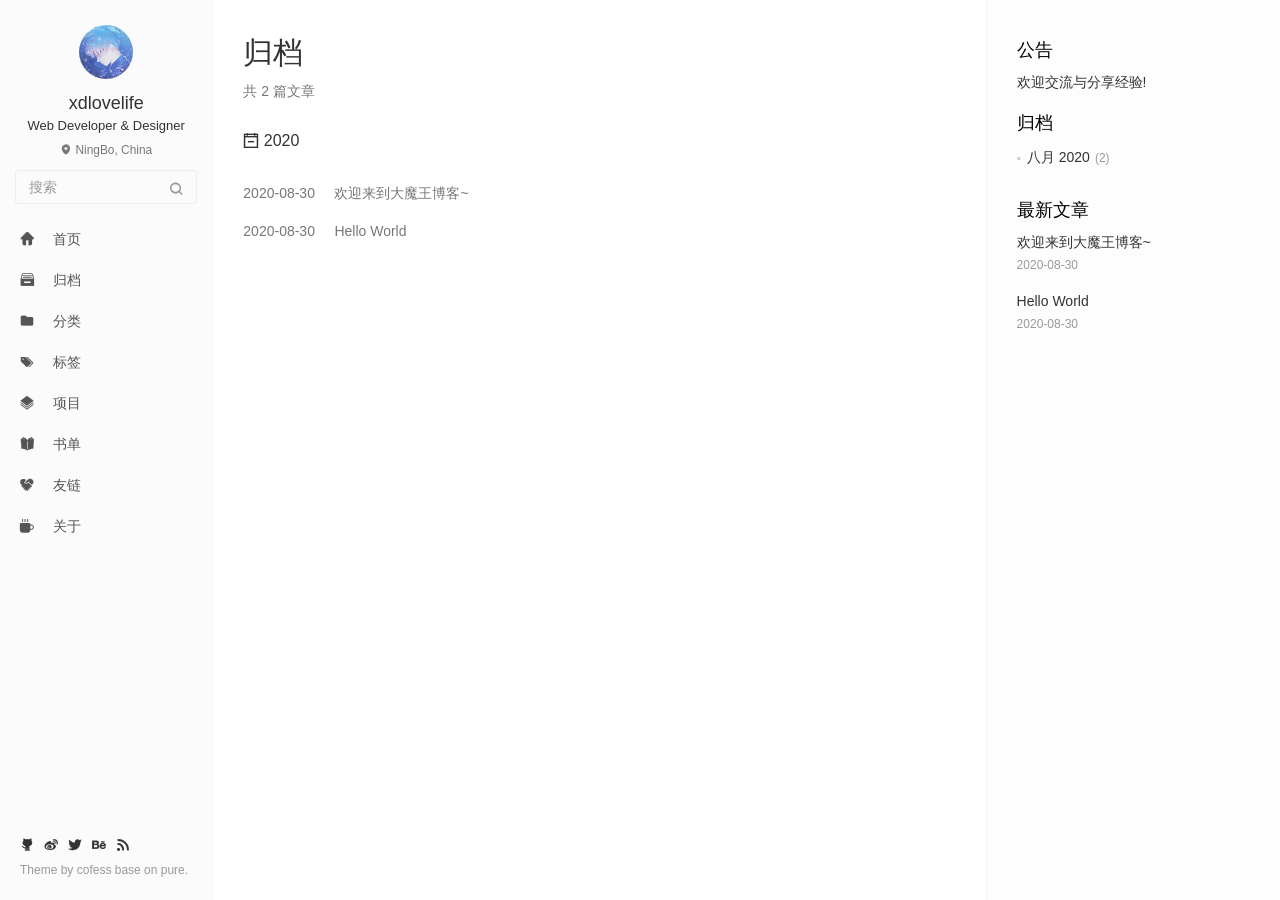
<file: archives/index.html>
<!DOCTYPE html><html lang="zh"><head><meta charset="utf-8"><meta http-equiv="X-UA-Compatible" content="IE=edge,chrome=1"><meta name="viewport" content="width=device-width,initial-scale=1,maximum-scale=1,minimum-scale=1,user-scalable=no,minimal-ui"><meta name="renderer" content="webkit"><meta http-equiv="Cache-Control" content="no-transform"><meta http-equiv="Cache-Control" content="no-siteapp"><meta name="apple-mobile-web-app-capable" content="yes"><meta name="apple-mobile-web-app-status-bar-style" content="black"><meta name="format-detection" content="telephone=no,email=no,adress=no"><meta name="theme-color" content="#000000"><meta http-equiv="window-target" content="_top"><title>归档 | 大魔王博客</title><meta name="description" content="欢迎来到我的博客"><meta property="og:type" content="website"><meta property="og:title" content="大魔王博客"><meta property="og:url" content="http://yoursite.com/archives/index.html"><meta property="og:site_name" content="大魔王博客"><meta property="og:description" content="欢迎来到我的博客"><meta property="og:locale" content="zh_CN"><meta property="article:author" content="xdlovelife"><meta name="twitter:card" content="summary"><link rel="canonical" href="http://yoursite.com/archives/index.html"><link rel="alternate" href="/atom.xml" title="大魔王博客" type="application/atom+xml"><link rel="icon" href="/favicon.png" type="image/x-icon"><link rel="stylesheet" href="/css/style.css"><meta name="generator" content="Hexo 5.1.1"></head><body class="main-center" itemscope itemtype="http://schema.org/WebPage"><header class="header" itemscope itemtype="http://schema.org/WPHeader"><div class="slimContent"><div class="navbar-header"><div class="profile-block text-center"><a id="avatar" href="https://github.com/xdlovelife" target="_blank"><img class="img-circle img-rotate" src="/images/avatar.png" width="200" height="200"></a><h2 id="name" class="hidden-xs hidden-sm">xdlovelife</h2><h3 id="title" class="hidden-xs hidden-sm hidden-md">Web Developer &amp; Designer</h3><small id="location" class="text-muted hidden-xs hidden-sm"><i class="icon icon-map-marker"></i> NingBo, China</small></div><div class="search" id="search-form-wrap"><form class="search-form sidebar-form"><div class="input-group"><input type="text" class="search-form-input form-control" placeholder="搜索"> <span class="input-group-btn"><button type="submit" class="search-form-submit btn btn-flat" onclick="return!1"><i class="icon icon-search"></i></button></span></div></form><div class="ins-search"><div class="ins-search-mask"></div><div class="ins-search-container"><div class="ins-input-wrapper"><input type="text" class="ins-search-input" placeholder="想要查找什么..." x-webkit-speech> <button type="button" class="close ins-close ins-selectable" data-dismiss="modal" aria-label="Close"><span aria-hidden="true">×</span></button></div><div class="ins-section-wrapper"><div class="ins-section-container"></div></div></div></div></div><button class="navbar-toggle collapsed" type="button" data-toggle="collapse" data-target="#main-navbar" aria-controls="main-navbar" aria-expanded="false"><span class="sr-only">Toggle navigation</span> <span class="icon-bar"></span> <span class="icon-bar"></span> <span class="icon-bar"></span></button></div><nav id="main-navbar" class="collapse navbar-collapse" itemscope itemtype="http://schema.org/SiteNavigationElement" role="navigation"><ul class="nav navbar-nav main-nav"><li class="menu-item menu-item-home"><a href="/."><i class="icon icon-home-fill"></i> <span class="menu-title">首页</span></a></li><li class="menu-item menu-item-archives"><a href="/archives"><i class="icon icon-archives-fill"></i> <span class="menu-title">归档</span></a></li><li class="menu-item menu-item-categories"><a href="/categories"><i class="icon icon-folder"></i> <span class="menu-title">分类</span></a></li><li class="menu-item menu-item-tags"><a href="/tags"><i class="icon icon-tags"></i> <span class="menu-title">标签</span></a></li><li class="menu-item menu-item-repository"><a href="/repository"><i class="icon icon-project"></i> <span class="menu-title">项目</span></a></li><li class="menu-item menu-item-books"><a href="/books"><i class="icon icon-book-fill"></i> <span class="menu-title">书单</span></a></li><li class="menu-item menu-item-links"><a href="/links"><i class="icon icon-friendship"></i> <span class="menu-title">友链</span></a></li><li class="menu-item menu-item-about"><a href="/about"><i class="icon icon-cup-fill"></i> <span class="menu-title">关于</span></a></li></ul><ul class="social-links"><li><a href="https://github.com/cofess" target="_blank" title="Github" data-toggle="tooltip" data-placement="top"><i class="icon icon-github"></i></a></li><li><a href="http://weibo.com/cofess" target="_blank" title="Weibo" data-toggle="tooltip" data-placement="top"><i class="icon icon-weibo"></i></a></li><li><a href="https://twitter.com/iwebued" target="_blank" title="Twitter" data-toggle="tooltip" data-placement="top"><i class="icon icon-twitter"></i></a></li><li><a href="https://www.behance.net/cofess" target="_blank" title="Behance" data-toggle="tooltip" data-placement="top"><i class="icon icon-behance"></i></a></li><li><a href="/atom.xml" target="_blank" title="Rss" data-toggle="tooltip" data-placement="top"><i class="icon icon-rss"></i></a></li></ul></nav></div></header><aside class="sidebar" itemscope itemtype="http://schema.org/WPSideBar"><div class="slimContent"><div class="widget"><h3 class="widget-title">公告</h3><div class="widget-body"><div id="board"><div class="content"><p>欢迎交流与分享经验!</p></div></div></div></div><div class="widget"><h3 class="widget-title">归档</h3><div class="widget-body"><ul class="archive-list"><li class="archive-list-item"><a class="archive-list-link" href="/archives/2020/08/">八月 2020</a><span class="archive-list-count">2</span></li></ul></div></div><div class="widget"><h3 class="widget-title">最新文章</h3><div class="widget-body"><ul class="recent-post-list list-unstyled no-thumbnail"><li><div class="item-inner"><p class="item-category"></p><p class="item-title"><a href="/%E6%AC%A2%E8%BF%8E%E6%9D%A5%E5%88%B0%E5%A4%A7%E9%AD%94%E7%8E%8B%E5%8D%9A%E5%AE%A2.html" class="title">欢迎来到大魔王博客~</a></p><p class="item-date"><time datetime="2020-08-30T13:00:43.000Z" itemprop="datePublished">2020-08-30</time></p></div></li><li><div class="item-inner"><p class="item-category"></p><p class="item-title"><a href="/hello-world.html" class="title">Hello World</a></p><p class="item-date"><time datetime="2020-08-30T12:48:05.494Z" itemprop="datePublished">2020-08-30</time></p></div></li></ul></div></div></div></aside><main class="main" role="main"><article class="content article article-archives article-type-list" itemscope><header class="article-header"><h1 itemprop="title">归档</h1><p class="text-muted">共 2 篇文章</p></header><div class="article-body"><section class="panel panel-default b-no"><div class="panel-heading" role="tab"><h3 class="panel-title"><a data-toggle="collapse" href="#collapse2020" aria-expanded="true"><i class="icon icon-calendar-plus text-active"></i><i class="icon icon-calendar-minus text"></i> 2020</a></h3></div><div id="collapse2020" class="panel-collapse collapse in" role="tabpanel" aria-labelledby="heading2020"><div class="panel-body"><div class="collection"><a href="/%E6%AC%A2%E8%BF%8E%E6%9D%A5%E5%88%B0%E5%A4%A7%E9%AD%94%E7%8E%8B%E5%8D%9A%E5%AE%A2.html" class="collection-item" target="_blank" itemprop="url"><time datetime="2020-08-30T13:00:43.000Z" itemprop="datePublished">2020-08-30</time> <span>&nbsp;&nbsp;&nbsp;</span> 欢迎来到大魔王博客~ </a><a href="/hello-world.html" class="collection-item" target="_blank" itemprop="url"><time datetime="2020-08-30T12:48:05.494Z" itemprop="datePublished">2020-08-30</time> <span>&nbsp;&nbsp;&nbsp;</span> Hello World</a></div></div></div></section></div></article></main><footer class="footer" itemscope itemtype="http://schema.org/WPFooter"><ul class="social-links"><li><a href="https://github.com/cofess" target="_blank" title="Github" data-toggle="tooltip" data-placement="top"><i class="icon icon-github"></i></a></li><li><a href="http://weibo.com/cofess" target="_blank" title="Weibo" data-toggle="tooltip" data-placement="top"><i class="icon icon-weibo"></i></a></li><li><a href="https://twitter.com/iwebued" target="_blank" title="Twitter" data-toggle="tooltip" data-placement="top"><i class="icon icon-twitter"></i></a></li><li><a href="https://www.behance.net/cofess" target="_blank" title="Behance" data-toggle="tooltip" data-placement="top"><i class="icon icon-behance"></i></a></li><li><a href="/atom.xml" target="_blank" title="Rss" data-toggle="tooltip" data-placement="top"><i class="icon icon-rss"></i></a></li></ul><div class="copyright"><div class="publishby">Theme by <a href="https://github.com/cofess" target="_blank">cofess </a>base on <a href="https://github.com/cofess/hexo-theme-pure" target="_blank">pure</a>.</div></div></footer><script src="//cdn.jsdelivr.net/npm/jquery@1.12.4/dist/jquery.min.js"></script><script>window.jQuery||document.write('<script src="js/jquery.min.js"><\/script>')</script><script src="/js/plugin.min.js"></script><script src="/js/application.js"></script><script>window.INSIGHT_CONFIG={TRANSLATION:{POSTS:"文章",PAGES:"页面",CATEGORIES:"分类",TAGS:"标签",UNTITLED:"(未命名)"},ROOT_URL:"/",CONTENT_URL:"/content.json"}</script><script src="/js/insight.js"></script></body></html>
</file>
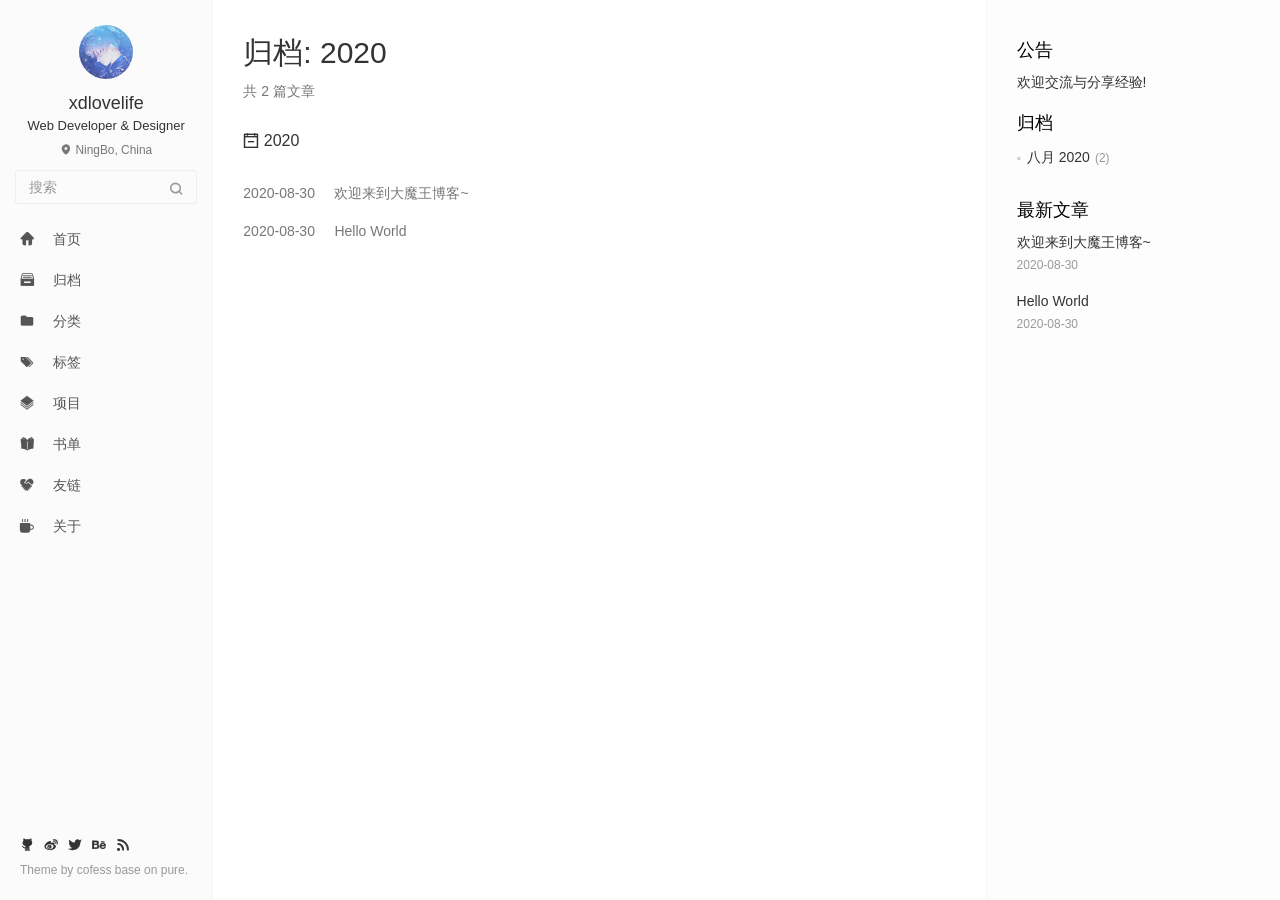
<file: archives/2020/index.html>
<!DOCTYPE html><html lang="zh"><head><meta charset="utf-8"><meta http-equiv="X-UA-Compatible" content="IE=edge,chrome=1"><meta name="viewport" content="width=device-width,initial-scale=1,maximum-scale=1,minimum-scale=1,user-scalable=no,minimal-ui"><meta name="renderer" content="webkit"><meta http-equiv="Cache-Control" content="no-transform"><meta http-equiv="Cache-Control" content="no-siteapp"><meta name="apple-mobile-web-app-capable" content="yes"><meta name="apple-mobile-web-app-status-bar-style" content="black"><meta name="format-detection" content="telephone=no,email=no,adress=no"><meta name="theme-color" content="#000000"><meta http-equiv="window-target" content="_top"><title>归档: 2020 | 大魔王博客</title><meta name="description" content="欢迎来到我的博客"><meta property="og:type" content="website"><meta property="og:title" content="大魔王博客"><meta property="og:url" content="http://yoursite.com/archives/2020/index.html"><meta property="og:site_name" content="大魔王博客"><meta property="og:description" content="欢迎来到我的博客"><meta property="og:locale" content="zh_CN"><meta property="article:author" content="xdlovelife"><meta name="twitter:card" content="summary"><link rel="canonical" href="http://yoursite.com/archives/2020/index.html"><link rel="alternate" href="/atom.xml" title="大魔王博客" type="application/atom+xml"><link rel="icon" href="/favicon.png" type="image/x-icon"><link rel="stylesheet" href="/css/style.css"><meta name="generator" content="Hexo 5.1.1"></head><body class="main-center" itemscope itemtype="http://schema.org/WebPage"><header class="header" itemscope itemtype="http://schema.org/WPHeader"><div class="slimContent"><div class="navbar-header"><div class="profile-block text-center"><a id="avatar" href="https://github.com/xdlovelife" target="_blank"><img class="img-circle img-rotate" src="/images/avatar.png" width="200" height="200"></a><h2 id="name" class="hidden-xs hidden-sm">xdlovelife</h2><h3 id="title" class="hidden-xs hidden-sm hidden-md">Web Developer &amp; Designer</h3><small id="location" class="text-muted hidden-xs hidden-sm"><i class="icon icon-map-marker"></i> NingBo, China</small></div><div class="search" id="search-form-wrap"><form class="search-form sidebar-form"><div class="input-group"><input type="text" class="search-form-input form-control" placeholder="搜索"> <span class="input-group-btn"><button type="submit" class="search-form-submit btn btn-flat" onclick="return!1"><i class="icon icon-search"></i></button></span></div></form><div class="ins-search"><div class="ins-search-mask"></div><div class="ins-search-container"><div class="ins-input-wrapper"><input type="text" class="ins-search-input" placeholder="想要查找什么..." x-webkit-speech> <button type="button" class="close ins-close ins-selectable" data-dismiss="modal" aria-label="Close"><span aria-hidden="true">×</span></button></div><div class="ins-section-wrapper"><div class="ins-section-container"></div></div></div></div></div><button class="navbar-toggle collapsed" type="button" data-toggle="collapse" data-target="#main-navbar" aria-controls="main-navbar" aria-expanded="false"><span class="sr-only">Toggle navigation</span> <span class="icon-bar"></span> <span class="icon-bar"></span> <span class="icon-bar"></span></button></div><nav id="main-navbar" class="collapse navbar-collapse" itemscope itemtype="http://schema.org/SiteNavigationElement" role="navigation"><ul class="nav navbar-nav main-nav"><li class="menu-item menu-item-home"><a href="/."><i class="icon icon-home-fill"></i> <span class="menu-title">首页</span></a></li><li class="menu-item menu-item-archives"><a href="/archives"><i class="icon icon-archives-fill"></i> <span class="menu-title">归档</span></a></li><li class="menu-item menu-item-categories"><a href="/categories"><i class="icon icon-folder"></i> <span class="menu-title">分类</span></a></li><li class="menu-item menu-item-tags"><a href="/tags"><i class="icon icon-tags"></i> <span class="menu-title">标签</span></a></li><li class="menu-item menu-item-repository"><a href="/repository"><i class="icon icon-project"></i> <span class="menu-title">项目</span></a></li><li class="menu-item menu-item-books"><a href="/books"><i class="icon icon-book-fill"></i> <span class="menu-title">书单</span></a></li><li class="menu-item menu-item-links"><a href="/links"><i class="icon icon-friendship"></i> <span class="menu-title">友链</span></a></li><li class="menu-item menu-item-about"><a href="/about"><i class="icon icon-cup-fill"></i> <span class="menu-title">关于</span></a></li></ul><ul class="social-links"><li><a href="https://github.com/cofess" target="_blank" title="Github" data-toggle="tooltip" data-placement="top"><i class="icon icon-github"></i></a></li><li><a href="http://weibo.com/cofess" target="_blank" title="Weibo" data-toggle="tooltip" data-placement="top"><i class="icon icon-weibo"></i></a></li><li><a href="https://twitter.com/iwebued" target="_blank" title="Twitter" data-toggle="tooltip" data-placement="top"><i class="icon icon-twitter"></i></a></li><li><a href="https://www.behance.net/cofess" target="_blank" title="Behance" data-toggle="tooltip" data-placement="top"><i class="icon icon-behance"></i></a></li><li><a href="/atom.xml" target="_blank" title="Rss" data-toggle="tooltip" data-placement="top"><i class="icon icon-rss"></i></a></li></ul></nav></div></header><aside class="sidebar" itemscope itemtype="http://schema.org/WPSideBar"><div class="slimContent"><div class="widget"><h3 class="widget-title">公告</h3><div class="widget-body"><div id="board"><div class="content"><p>欢迎交流与分享经验!</p></div></div></div></div><div class="widget"><h3 class="widget-title">归档</h3><div class="widget-body"><ul class="archive-list"><li class="archive-list-item"><a class="archive-list-link" href="/archives/2020/08/">八月 2020</a><span class="archive-list-count">2</span></li></ul></div></div><div class="widget"><h3 class="widget-title">最新文章</h3><div class="widget-body"><ul class="recent-post-list list-unstyled no-thumbnail"><li><div class="item-inner"><p class="item-category"></p><p class="item-title"><a href="/%E6%AC%A2%E8%BF%8E%E6%9D%A5%E5%88%B0%E5%A4%A7%E9%AD%94%E7%8E%8B%E5%8D%9A%E5%AE%A2.html" class="title">欢迎来到大魔王博客~</a></p><p class="item-date"><time datetime="2020-08-30T13:00:43.000Z" itemprop="datePublished">2020-08-30</time></p></div></li><li><div class="item-inner"><p class="item-category"></p><p class="item-title"><a href="/hello-world.html" class="title">Hello World</a></p><p class="item-date"><time datetime="2020-08-30T12:48:05.494Z" itemprop="datePublished">2020-08-30</time></p></div></li></ul></div></div></div></aside><main class="main" role="main"><article class="content article article-archives article-type-list" itemscope><header class="article-header"><h1 itemprop="title">归档: 2020</h1><p class="text-muted">共 2 篇文章</p></header><div class="article-body"><section class="panel panel-default b-no"><div class="panel-heading" role="tab"><h3 class="panel-title"><a data-toggle="collapse" href="#collapse2020" aria-expanded="true"><i class="icon icon-calendar-plus text-active"></i><i class="icon icon-calendar-minus text"></i> 2020</a></h3></div><div id="collapse2020" class="panel-collapse collapse in" role="tabpanel" aria-labelledby="heading2020"><div class="panel-body"><div class="collection"><a href="/%E6%AC%A2%E8%BF%8E%E6%9D%A5%E5%88%B0%E5%A4%A7%E9%AD%94%E7%8E%8B%E5%8D%9A%E5%AE%A2.html" class="collection-item" target="_blank" itemprop="url"><time datetime="2020-08-30T13:00:43.000Z" itemprop="datePublished">2020-08-30</time> <span>&nbsp;&nbsp;&nbsp;</span> 欢迎来到大魔王博客~ </a><a href="/hello-world.html" class="collection-item" target="_blank" itemprop="url"><time datetime="2020-08-30T12:48:05.494Z" itemprop="datePublished">2020-08-30</time> <span>&nbsp;&nbsp;&nbsp;</span> Hello World</a></div></div></div></section></div></article></main><footer class="footer" itemscope itemtype="http://schema.org/WPFooter"><ul class="social-links"><li><a href="https://github.com/cofess" target="_blank" title="Github" data-toggle="tooltip" data-placement="top"><i class="icon icon-github"></i></a></li><li><a href="http://weibo.com/cofess" target="_blank" title="Weibo" data-toggle="tooltip" data-placement="top"><i class="icon icon-weibo"></i></a></li><li><a href="https://twitter.com/iwebued" target="_blank" title="Twitter" data-toggle="tooltip" data-placement="top"><i class="icon icon-twitter"></i></a></li><li><a href="https://www.behance.net/cofess" target="_blank" title="Behance" data-toggle="tooltip" data-placement="top"><i class="icon icon-behance"></i></a></li><li><a href="/atom.xml" target="_blank" title="Rss" data-toggle="tooltip" data-placement="top"><i class="icon icon-rss"></i></a></li></ul><div class="copyright"><div class="publishby">Theme by <a href="https://github.com/cofess" target="_blank">cofess </a>base on <a href="https://github.com/cofess/hexo-theme-pure" target="_blank">pure</a>.</div></div></footer><script src="//cdn.jsdelivr.net/npm/jquery@1.12.4/dist/jquery.min.js"></script><script>window.jQuery||document.write('<script src="js/jquery.min.js"><\/script>')</script><script src="/js/plugin.min.js"></script><script src="/js/application.js"></script><script>window.INSIGHT_CONFIG={TRANSLATION:{POSTS:"文章",PAGES:"页面",CATEGORIES:"分类",TAGS:"标签",UNTITLED:"(未命名)"},ROOT_URL:"/",CONTENT_URL:"/content.json"}</script><script src="/js/insight.js"></script></body></html>
</file>
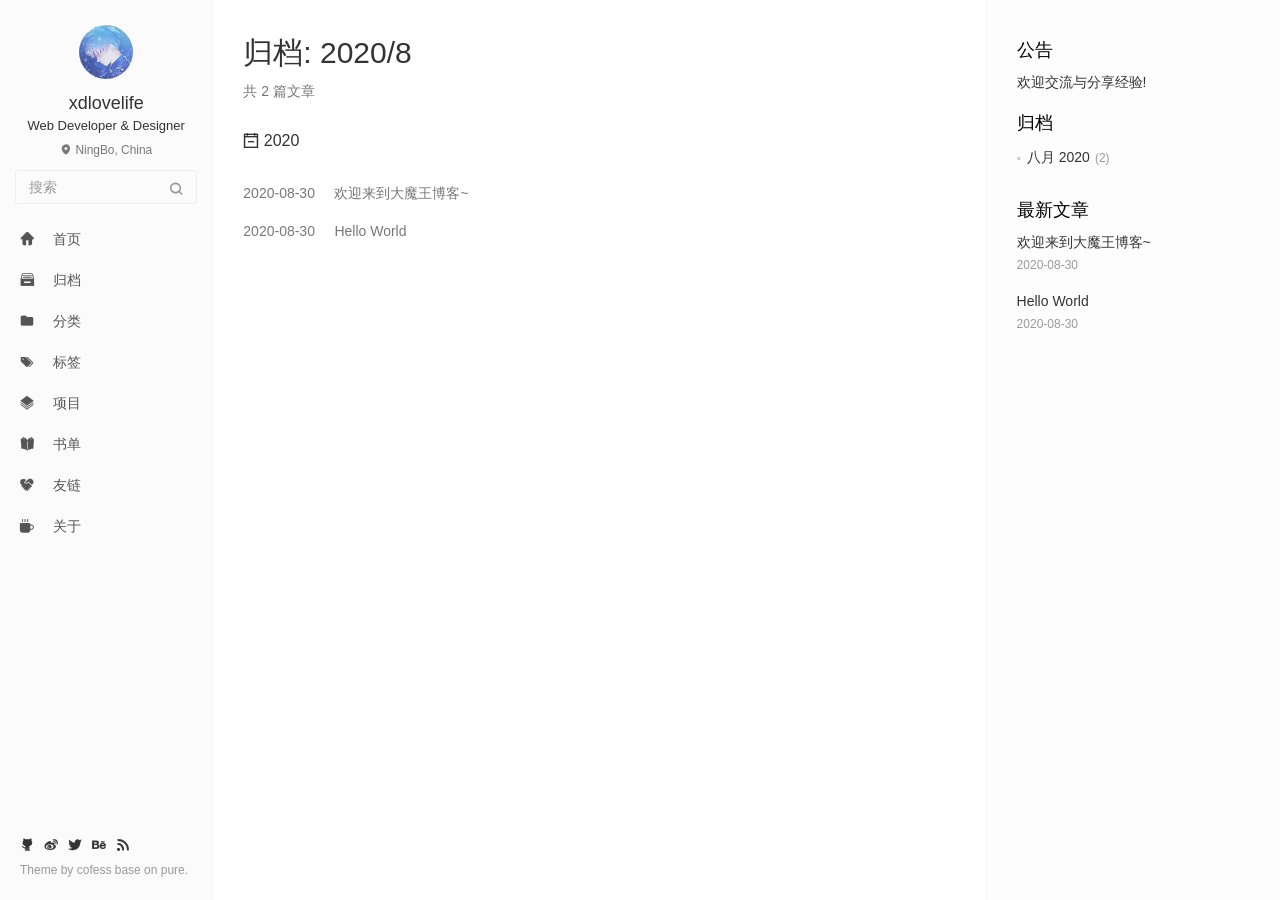
<file: archives/2020/08/index.html>
<!DOCTYPE html><html lang="zh"><head><meta charset="utf-8"><meta http-equiv="X-UA-Compatible" content="IE=edge,chrome=1"><meta name="viewport" content="width=device-width,initial-scale=1,maximum-scale=1,minimum-scale=1,user-scalable=no,minimal-ui"><meta name="renderer" content="webkit"><meta http-equiv="Cache-Control" content="no-transform"><meta http-equiv="Cache-Control" content="no-siteapp"><meta name="apple-mobile-web-app-capable" content="yes"><meta name="apple-mobile-web-app-status-bar-style" content="black"><meta name="format-detection" content="telephone=no,email=no,adress=no"><meta name="theme-color" content="#000000"><meta http-equiv="window-target" content="_top"><title>归档: 2020/8 | 大魔王博客</title><meta name="description" content="欢迎来到我的博客"><meta property="og:type" content="website"><meta property="og:title" content="大魔王博客"><meta property="og:url" content="http://yoursite.com/archives/2020/08/index.html"><meta property="og:site_name" content="大魔王博客"><meta property="og:description" content="欢迎来到我的博客"><meta property="og:locale" content="zh_CN"><meta property="article:author" content="xdlovelife"><meta name="twitter:card" content="summary"><link rel="canonical" href="http://yoursite.com/archives/2020/08/index.html"><link rel="alternate" href="/atom.xml" title="大魔王博客" type="application/atom+xml"><link rel="icon" href="/favicon.png" type="image/x-icon"><link rel="stylesheet" href="/css/style.css"><meta name="generator" content="Hexo 5.1.1"></head><body class="main-center" itemscope itemtype="http://schema.org/WebPage"><header class="header" itemscope itemtype="http://schema.org/WPHeader"><div class="slimContent"><div class="navbar-header"><div class="profile-block text-center"><a id="avatar" href="https://github.com/xdlovelife" target="_blank"><img class="img-circle img-rotate" src="/images/avatar.png" width="200" height="200"></a><h2 id="name" class="hidden-xs hidden-sm">xdlovelife</h2><h3 id="title" class="hidden-xs hidden-sm hidden-md">Web Developer &amp; Designer</h3><small id="location" class="text-muted hidden-xs hidden-sm"><i class="icon icon-map-marker"></i> NingBo, China</small></div><div class="search" id="search-form-wrap"><form class="search-form sidebar-form"><div class="input-group"><input type="text" class="search-form-input form-control" placeholder="搜索"> <span class="input-group-btn"><button type="submit" class="search-form-submit btn btn-flat" onclick="return!1"><i class="icon icon-search"></i></button></span></div></form><div class="ins-search"><div class="ins-search-mask"></div><div class="ins-search-container"><div class="ins-input-wrapper"><input type="text" class="ins-search-input" placeholder="想要查找什么..." x-webkit-speech> <button type="button" class="close ins-close ins-selectable" data-dismiss="modal" aria-label="Close"><span aria-hidden="true">×</span></button></div><div class="ins-section-wrapper"><div class="ins-section-container"></div></div></div></div></div><button class="navbar-toggle collapsed" type="button" data-toggle="collapse" data-target="#main-navbar" aria-controls="main-navbar" aria-expanded="false"><span class="sr-only">Toggle navigation</span> <span class="icon-bar"></span> <span class="icon-bar"></span> <span class="icon-bar"></span></button></div><nav id="main-navbar" class="collapse navbar-collapse" itemscope itemtype="http://schema.org/SiteNavigationElement" role="navigation"><ul class="nav navbar-nav main-nav"><li class="menu-item menu-item-home"><a href="/."><i class="icon icon-home-fill"></i> <span class="menu-title">首页</span></a></li><li class="menu-item menu-item-archives"><a href="/archives"><i class="icon icon-archives-fill"></i> <span class="menu-title">归档</span></a></li><li class="menu-item menu-item-categories"><a href="/categories"><i class="icon icon-folder"></i> <span class="menu-title">分类</span></a></li><li class="menu-item menu-item-tags"><a href="/tags"><i class="icon icon-tags"></i> <span class="menu-title">标签</span></a></li><li class="menu-item menu-item-repository"><a href="/repository"><i class="icon icon-project"></i> <span class="menu-title">项目</span></a></li><li class="menu-item menu-item-books"><a href="/books"><i class="icon icon-book-fill"></i> <span class="menu-title">书单</span></a></li><li class="menu-item menu-item-links"><a href="/links"><i class="icon icon-friendship"></i> <span class="menu-title">友链</span></a></li><li class="menu-item menu-item-about"><a href="/about"><i class="icon icon-cup-fill"></i> <span class="menu-title">关于</span></a></li></ul><ul class="social-links"><li><a href="https://github.com/cofess" target="_blank" title="Github" data-toggle="tooltip" data-placement="top"><i class="icon icon-github"></i></a></li><li><a href="http://weibo.com/cofess" target="_blank" title="Weibo" data-toggle="tooltip" data-placement="top"><i class="icon icon-weibo"></i></a></li><li><a href="https://twitter.com/iwebued" target="_blank" title="Twitter" data-toggle="tooltip" data-placement="top"><i class="icon icon-twitter"></i></a></li><li><a href="https://www.behance.net/cofess" target="_blank" title="Behance" data-toggle="tooltip" data-placement="top"><i class="icon icon-behance"></i></a></li><li><a href="/atom.xml" target="_blank" title="Rss" data-toggle="tooltip" data-placement="top"><i class="icon icon-rss"></i></a></li></ul></nav></div></header><aside class="sidebar" itemscope itemtype="http://schema.org/WPSideBar"><div class="slimContent"><div class="widget"><h3 class="widget-title">公告</h3><div class="widget-body"><div id="board"><div class="content"><p>欢迎交流与分享经验!</p></div></div></div></div><div class="widget"><h3 class="widget-title">归档</h3><div class="widget-body"><ul class="archive-list"><li class="archive-list-item"><a class="archive-list-link" href="/archives/2020/08/">八月 2020</a><span class="archive-list-count">2</span></li></ul></div></div><div class="widget"><h3 class="widget-title">最新文章</h3><div class="widget-body"><ul class="recent-post-list list-unstyled no-thumbnail"><li><div class="item-inner"><p class="item-category"></p><p class="item-title"><a href="/%E6%AC%A2%E8%BF%8E%E6%9D%A5%E5%88%B0%E5%A4%A7%E9%AD%94%E7%8E%8B%E5%8D%9A%E5%AE%A2.html" class="title">欢迎来到大魔王博客~</a></p><p class="item-date"><time datetime="2020-08-30T13:00:43.000Z" itemprop="datePublished">2020-08-30</time></p></div></li><li><div class="item-inner"><p class="item-category"></p><p class="item-title"><a href="/hello-world.html" class="title">Hello World</a></p><p class="item-date"><time datetime="2020-08-30T12:48:05.494Z" itemprop="datePublished">2020-08-30</time></p></div></li></ul></div></div></div></aside><main class="main" role="main"><article class="content article article-archives article-type-list" itemscope><header class="article-header"><h1 itemprop="title">归档: 2020/8</h1><p class="text-muted">共 2 篇文章</p></header><div class="article-body"><section class="panel panel-default b-no"><div class="panel-heading" role="tab"><h3 class="panel-title"><a data-toggle="collapse" href="#collapse2020" aria-expanded="true"><i class="icon icon-calendar-plus text-active"></i><i class="icon icon-calendar-minus text"></i> 2020</a></h3></div><div id="collapse2020" class="panel-collapse collapse in" role="tabpanel" aria-labelledby="heading2020"><div class="panel-body"><div class="collection"><a href="/%E6%AC%A2%E8%BF%8E%E6%9D%A5%E5%88%B0%E5%A4%A7%E9%AD%94%E7%8E%8B%E5%8D%9A%E5%AE%A2.html" class="collection-item" target="_blank" itemprop="url"><time datetime="2020-08-30T13:00:43.000Z" itemprop="datePublished">2020-08-30</time> <span>&nbsp;&nbsp;&nbsp;</span> 欢迎来到大魔王博客~ </a><a href="/hello-world.html" class="collection-item" target="_blank" itemprop="url"><time datetime="2020-08-30T12:48:05.494Z" itemprop="datePublished">2020-08-30</time> <span>&nbsp;&nbsp;&nbsp;</span> Hello World</a></div></div></div></section></div></article></main><footer class="footer" itemscope itemtype="http://schema.org/WPFooter"><ul class="social-links"><li><a href="https://github.com/cofess" target="_blank" title="Github" data-toggle="tooltip" data-placement="top"><i class="icon icon-github"></i></a></li><li><a href="http://weibo.com/cofess" target="_blank" title="Weibo" data-toggle="tooltip" data-placement="top"><i class="icon icon-weibo"></i></a></li><li><a href="https://twitter.com/iwebued" target="_blank" title="Twitter" data-toggle="tooltip" data-placement="top"><i class="icon icon-twitter"></i></a></li><li><a href="https://www.behance.net/cofess" target="_blank" title="Behance" data-toggle="tooltip" data-placement="top"><i class="icon icon-behance"></i></a></li><li><a href="/atom.xml" target="_blank" title="Rss" data-toggle="tooltip" data-placement="top"><i class="icon icon-rss"></i></a></li></ul><div class="copyright"><div class="publishby">Theme by <a href="https://github.com/cofess" target="_blank">cofess </a>base on <a href="https://github.com/cofess/hexo-theme-pure" target="_blank">pure</a>.</div></div></footer><script src="//cdn.jsdelivr.net/npm/jquery@1.12.4/dist/jquery.min.js"></script><script>window.jQuery||document.write('<script src="js/jquery.min.js"><\/script>')</script><script src="/js/plugin.min.js"></script><script src="/js/application.js"></script><script>window.INSIGHT_CONFIG={TRANSLATION:{POSTS:"文章",PAGES:"页面",CATEGORIES:"分类",TAGS:"标签",UNTITLED:"(未命名)"},ROOT_URL:"/",CONTENT_URL:"/content.json"}</script><script src="/js/insight.js"></script></body></html>
</file>
<file: css/style.css>
/* build time:Mon Aug 31 2020 10:55:48 GMT+0800 (GMT+08:00)*/
@charset "UTF-8";/*!
 * Bootstrap v3.3.7 (http://getbootstrap.com)
 * Copyright 2011-2016 Twitter, Inc.
 * Licensed under MIT (https://github.com/twbs/bootstrap/blob/master/LICENSE)
 *//*! normalize.css v3.0.3 | MIT License | github.com/necolas/normalize.css */html{font-family:sans-serif;-ms-text-size-adjust:100%;-webkit-text-size-adjust:100%}body{margin:0}article,aside,details,figcaption,figure,footer,header,hgroup,main,menu,nav,section,summary{display:block}audio,canvas,progress,video{display:inline-block;vertical-align:baseline}audio:not([controls]){display:none;height:0}[hidden],template{display:none}a{background-color:transparent}a:active,a:hover{outline:0}abbr[title]{border-bottom:1px dotted}b,strong{font-weight:700}dfn{font-style:italic}h1{font-size:2em;margin:.67em 0}mark{background:#ff0;color:#000}small{font-size:80%}sub,sup{font-size:75%;line-height:0;position:relative;vertical-align:baseline}sup{top:-.5em}sub{bottom:-.25em}img{border:0}svg:not(:root){overflow:hidden}figure{margin:1em 40px}hr{-webkit-box-sizing:content-box;box-sizing:content-box;height:0}pre{overflow:auto}code,kbd,pre,samp{font-family:monospace,monospace;font-size:1em}button,input,optgroup,select,textarea{color:inherit;font:inherit;margin:0}button{overflow:visible}button,select{text-transform:none}button,html input[type=button],input[type=reset],input[type=submit]{-webkit-appearance:button;cursor:pointer}button[disabled],html input[disabled]{cursor:default}button::-moz-focus-inner,input::-moz-focus-inner{border:0;padding:0}input{line-height:normal}input[type=checkbox],input[type=radio]{-webkit-box-sizing:border-box;box-sizing:border-box;padding:0}input[type=number]::-webkit-inner-spin-button,input[type=number]::-webkit-outer-spin-button{height:auto}input[type=search]{-webkit-appearance:textfield;-webkit-box-sizing:content-box;box-sizing:content-box}input[type=search]::-webkit-search-cancel-button,input[type=search]::-webkit-search-decoration{-webkit-appearance:none}fieldset{border:1px solid silver;margin:0 2px;padding:.35em .625em .75em}legend{border:0;padding:0}textarea{overflow:auto}optgroup{font-weight:700}table{border-collapse:collapse;border-spacing:0}td,th{padding:0}/*! Source: https://github.com/h5bp/html5-boilerplate/blob/master/src/css/main.css */*{-webkit-box-sizing:border-box;box-sizing:border-box}:after,:before{-webkit-box-sizing:border-box;box-sizing:border-box}html{font-size:10px;-webkit-tap-highlight-color:transparent}button,input,select,textarea{font-family:inherit;font-size:inherit;line-height:inherit}a{color:#2196f3;text-decoration:none}a:focus,a:hover{color:#0a6ebd;text-decoration:underline}a:focus{outline:5px auto -webkit-focus-ring-color;outline-offset:-2px}figure{margin:0}img{vertical-align:middle}.img-responsive{display:block;max-width:100%;height:auto}.img-rounded{border-radius:6px}.img-thumbnail{padding:4px;line-height:1.57143;background-color:#fff;border:1px solid #ddd;border-radius:4px;-webkit-transition:all .2s ease-in-out;transition:all .2s ease-in-out;display:inline-block;max-width:100%;height:auto}.img-circle{border-radius:50%}hr{margin-top:21px;margin-bottom:21px;border:0;border-top:1px solid #eee}.sr-only{position:absolute;width:1px;height:1px;margin:-1px;padding:0;overflow:hidden;clip:rect(0,0,0,0);border:0}.sr-only-focusable:active,.sr-only-focusable:focus{position:static;width:auto;height:auto;margin:0;overflow:visible;clip:auto}[role=button]{cursor:pointer}.h1,.h2,.h3,.h4,.h5,.h6,h1,h2,h3,h4,h5,h6{font-family:inherit;font-weight:500;line-height:1.1;color:inherit}.h1 .small,.h1 small,.h2 .small,.h2 small,.h3 .small,.h3 small,.h4 .small,.h4 small,.h5 .small,.h5 small,.h6 .small,.h6 small,h1 .small,h1 small,h2 .small,h2 small,h3 .small,h3 small,h4 .small,h4 small,h5 .small,h5 small,h6 .small,h6 small{font-weight:400;line-height:1;color:#777}.h1,.h2,.h3,h1,h2,h3{margin-top:21px;margin-bottom:10.5px}.h1 .small,.h1 small,.h2 .small,.h2 small,.h3 .small,.h3 small,h1 .small,h1 small,h2 .small,h2 small,h3 .small,h3 small{font-size:65%}.h4,.h5,.h6,h4,h5,h6{margin-top:10.5px;margin-bottom:10.5px}.h4 .small,.h4 small,.h5 .small,.h5 small,.h6 .small,.h6 small,h4 .small,h4 small,h5 .small,h5 small,h6 .small,h6 small{font-size:75%}.h1,h1{font-size:30px}.h2,h2{font-size:26px}.h3,h3{font-size:22px}.h4,h4{font-size:18px}.h5,h5{font-size:14px}.h6,h6{font-size:12px}p{margin:0 0 10.5px}.lead{margin-bottom:21px;font-size:16px;font-weight:300;line-height:1.4}.small,small{font-size:85%}.mark,mark{background-color:#fcf8e3;padding:.2em}.text-left{text-align:left}.text-right{text-align:right}.text-center{text-align:center}.text-justify{text-align:justify}.text-nowrap{white-space:nowrap}.text-lowercase{text-transform:lowercase}.initialism,.text-uppercase{text-transform:uppercase}.text-capitalize{text-transform:capitalize}.text-muted{color:#777!important}.text-primary{color:#2196f3}a.text-primary:focus,a.text-primary:hover{color:#0c7cd5}.text-success{color:#3c763d}a.text-success:focus,a.text-success:hover{color:#2b542c}.text-info{color:#31708f}a.text-info:focus,a.text-info:hover{color:#245269}.text-warning{color:#8a6d3b}a.text-warning:focus,a.text-warning:hover{color:#66512c}.text-danger{color:#a94442}a.text-danger:focus,a.text-danger:hover{color:#843534}.bg-primary{color:#fff}.bg-primary{background-color:#2196f3}a.bg-primary:focus,a.bg-primary:hover{background-color:#0c7cd5}.bg-success{background-color:#dff0d8}a.bg-success:focus,a.bg-success:hover{background-color:#c1e2b3}.bg-info{background-color:#d9edf7}a.bg-info:focus,a.bg-info:hover{background-color:#afd9ee}.bg-warning{background-color:#fcf8e3}a.bg-warning:focus,a.bg-warning:hover{background-color:#f7ecb5}.bg-danger{background-color:#f2dede}a.bg-danger:focus,a.bg-danger:hover{background-color:#e4b9b9}.page-header{padding-bottom:9.5px;margin:42px 0 21px;border-bottom:1px solid #eee}ol,ul{margin-top:0;margin-bottom:10.5px}ol ol,ol ul,ul ol,ul ul{margin-bottom:0}.list-unstyled{padding-left:0;list-style:none}.list-inline{padding-left:0;list-style:none;margin-left:-5px}.list-inline>li{display:inline-block;padding-left:5px;padding-right:5px}dl{margin-top:0;margin-bottom:21px}dd,dt{line-height:1.57143}dt{font-weight:700}dd{margin-left:0}.dl-horizontal dd:after,.dl-horizontal dd:before{content:" ";display:table}.dl-horizontal dd:after{clear:both}abbr[data-original-title],abbr[title]{cursor:help;border-bottom:1px dotted #777}.initialism{font-size:90%}blockquote{padding:10.5px 16px;margin:0 0 21px;border:1px dotted #eee;border-left:3px solid #eee;background-color:#fbfbfb}blockquote ol:last-child,blockquote p:last-child,blockquote ul:last-child{margin-bottom:0}blockquote .small,blockquote footer,blockquote small{display:block;font-size:80%;line-height:1.57143;color:#777}blockquote .small:before,blockquote footer:before,blockquote small:before{content:'\2014 \00A0'}.blockquote-reverse,blockquote.pull-right{padding-right:15px;padding-left:0;border-right:5px solid #eee;border-left:0;text-align:right}.blockquote-reverse .small:before,.blockquote-reverse footer:before,.blockquote-reverse small:before,blockquote.pull-right .small:before,blockquote.pull-right footer:before,blockquote.pull-right small:before{content:''}.blockquote-reverse .small:after,.blockquote-reverse footer:after,.blockquote-reverse small:after,blockquote.pull-right .small:after,blockquote.pull-right footer:after,blockquote.pull-right small:after{content:'\00A0 \2014'}address{margin-bottom:21px;font-style:normal;line-height:1.57143}.container{margin-right:auto;margin-left:auto;padding-left:15px;padding-right:15px}.container:after,.container:before{content:" ";display:table}.container:after{clear:both}.container-fluid{margin-right:auto;margin-left:auto;padding-left:15px;padding-right:15px}.container-fluid:after,.container-fluid:before{content:" ";display:table}.container-fluid:after{clear:both}.row{margin-left:-15px;margin-right:-15px}.row:after,.row:before{content:" ";display:table}.row:after{clear:both}.col-lg-1,.col-lg-10,.col-lg-11,.col-lg-12,.col-lg-2,.col-lg-3,.col-lg-4,.col-lg-5,.col-lg-6,.col-lg-7,.col-lg-8,.col-lg-9,.col-md-1,.col-md-10,.col-md-11,.col-md-12,.col-md-2,.col-md-3,.col-md-4,.col-md-5,.col-md-6,.col-md-7,.col-md-8,.col-md-9,.col-sm-1,.col-sm-10,.col-sm-11,.col-sm-12,.col-sm-2,.col-sm-3,.col-sm-4,.col-sm-5,.col-sm-6,.col-sm-7,.col-sm-8,.col-sm-9,.col-xs-1,.col-xs-10,.col-xs-11,.col-xs-12,.col-xs-2,.col-xs-3,.col-xs-4,.col-xs-5,.col-xs-6,.col-xs-7,.col-xs-8,.col-xs-9{position:relative;min-height:1px;padding-left:15px;padding-right:15px}.col-xs-1,.col-xs-10,.col-xs-11,.col-xs-12,.col-xs-2,.col-xs-3,.col-xs-4,.col-xs-5,.col-xs-6,.col-xs-7,.col-xs-8,.col-xs-9{float:left}.col-xs-1{width:8.33333%}.col-xs-2{width:16.66667%}.col-xs-3{width:25%}.col-xs-4{width:33.33333%}.col-xs-5{width:41.66667%}.col-xs-6{width:50%}.col-xs-7{width:58.33333%}.col-xs-8{width:66.66667%}.col-xs-9{width:75%}.col-xs-10{width:83.33333%}.col-xs-11{width:91.66667%}.col-xs-12{width:100%}.col-xs-pull-0{right:auto}.col-xs-pull-1{right:8.33333%}.col-xs-pull-2{right:16.66667%}.col-xs-pull-3{right:25%}.col-xs-pull-4{right:33.33333%}.col-xs-pull-5{right:41.66667%}.col-xs-pull-6{right:50%}.col-xs-pull-7{right:58.33333%}.col-xs-pull-8{right:66.66667%}.col-xs-pull-9{right:75%}.col-xs-pull-10{right:83.33333%}.col-xs-pull-11{right:91.66667%}.col-xs-pull-12{right:100%}.col-xs-push-0{left:auto}.col-xs-push-1{left:8.33333%}.col-xs-push-2{left:16.66667%}.col-xs-push-3{left:25%}.col-xs-push-4{left:33.33333%}.col-xs-push-5{left:41.66667%}.col-xs-push-6{left:50%}.col-xs-push-7{left:58.33333%}.col-xs-push-8{left:66.66667%}.col-xs-push-9{left:75%}.col-xs-push-10{left:83.33333%}.col-xs-push-11{left:91.66667%}.col-xs-push-12{left:100%}.col-xs-offset-0{margin-left:0}.col-xs-offset-1{margin-left:8.33333%}.col-xs-offset-2{margin-left:16.66667%}.col-xs-offset-3{margin-left:25%}.col-xs-offset-4{margin-left:33.33333%}.col-xs-offset-5{margin-left:41.66667%}.col-xs-offset-6{margin-left:50%}.col-xs-offset-7{margin-left:58.33333%}.col-xs-offset-8{margin-left:66.66667%}.col-xs-offset-9{margin-left:75%}.col-xs-offset-10{margin-left:83.33333%}.col-xs-offset-11{margin-left:91.66667%}.col-xs-offset-12{margin-left:100%}.btn{display:inline-block;margin-bottom:0;font-weight:400;text-align:center;vertical-align:middle;-ms-touch-action:manipulation;touch-action:manipulation;cursor:pointer;background-image:none;border:1px solid transparent;white-space:nowrap;padding:6px 12px;font-size:14px;line-height:1.57143;border-radius:4px;-webkit-user-select:none;-moz-user-select:none;-ms-user-select:none;user-select:none}.btn.active.focus,.btn.active:focus,.btn.focus,.btn:active.focus,.btn:active:focus,.btn:focus{outline:5px auto -webkit-focus-ring-color;outline-offset:-2px}.btn.focus,.btn:focus,.btn:hover{color:#333;text-decoration:none}.btn.active,.btn:active{outline:0;background-image:none;-webkit-box-shadow:inset 0 3px 5px rgba(0,0,0,.125);box-shadow:inset 0 3px 5px rgba(0,0,0,.125)}.btn.disabled,.btn[disabled],fieldset[disabled] .btn{cursor:not-allowed;opacity:.65;-webkit-box-shadow:none;box-shadow:none}a.btn.disabled,fieldset[disabled] a.btn{pointer-events:none}.btn-default{color:#333;background-color:#fff;border-color:#ccc}.btn-default.focus,.btn-default:focus{color:#333;background-color:#e6e6e6;border-color:#8c8c8c}.btn-default:hover{color:#333;background-color:#e6e6e6;border-color:#adadad}.btn-default.active,.btn-default:active,.open>.btn-default.dropdown-toggle{color:#333;background-color:#e6e6e6;border-color:#adadad}.btn-default.active.focus,.btn-default.active:focus,.btn-default.active:hover,.btn-default:active.focus,.btn-default:active:focus,.btn-default:active:hover,.open>.btn-default.dropdown-toggle.focus,.open>.btn-default.dropdown-toggle:focus,.open>.btn-default.dropdown-toggle:hover{color:#333;background-color:#d4d4d4;border-color:#8c8c8c}.btn-default.active,.btn-default:active,.open>.btn-default.dropdown-toggle{background-image:none}.btn-default.disabled.focus,.btn-default.disabled:focus,.btn-default.disabled:hover,.btn-default[disabled].focus,.btn-default[disabled]:focus,.btn-default[disabled]:hover,fieldset[disabled] .btn-default.focus,fieldset[disabled] .btn-default:focus,fieldset[disabled] .btn-default:hover{background-color:#fff;border-color:#ccc}.btn-default .badge{color:#fff;background-color:#333}.btn-primary{color:#fff;background-color:#2196f3;border-color:#0d8aee}.btn-primary.focus,.btn-primary:focus{color:#fff;background-color:#0c7cd5;border-color:#064475}.btn-primary:hover{color:#fff;background-color:#0c7cd5;border-color:#0a68b4}.btn-primary.active,.btn-primary:active,.open>.btn-primary.dropdown-toggle{color:#fff;background-color:#0c7cd5;border-color:#0a68b4}.btn-primary.active.focus,.btn-primary.active:focus,.btn-primary.active:hover,.btn-primary:active.focus,.btn-primary:active:focus,.btn-primary:active:hover,.open>.btn-primary.dropdown-toggle.focus,.open>.btn-primary.dropdown-toggle:focus,.open>.btn-primary.dropdown-toggle:hover{color:#fff;background-color:#0a68b4;border-color:#064475}.btn-primary.active,.btn-primary:active,.open>.btn-primary.dropdown-toggle{background-image:none}.btn-primary.disabled.focus,.btn-primary.disabled:focus,.btn-primary.disabled:hover,.btn-primary[disabled].focus,.btn-primary[disabled]:focus,.btn-primary[disabled]:hover,fieldset[disabled] .btn-primary.focus,fieldset[disabled] .btn-primary:focus,fieldset[disabled] .btn-primary:hover{background-color:#2196f3;border-color:#0d8aee}.btn-primary .badge{color:#2196f3;background-color:#fff}.btn-success{color:#fff;background-color:#5cb85c;border-color:#4cae4c}.btn-success.focus,.btn-success:focus{color:#fff;background-color:#449d44;border-color:#255625}.btn-success:hover{color:#fff;background-color:#449d44;border-color:#398439}.btn-success.active,.btn-success:active,.open>.btn-success.dropdown-toggle{color:#fff;background-color:#449d44;border-color:#398439}.btn-success.active.focus,.btn-success.active:focus,.btn-success.active:hover,.btn-success:active.focus,.btn-success:active:focus,.btn-success:active:hover,.open>.btn-success.dropdown-toggle.focus,.open>.btn-success.dropdown-toggle:focus,.open>.btn-success.dropdown-toggle:hover{color:#fff;background-color:#398439;border-color:#255625}.btn-success.active,.btn-success:active,.open>.btn-success.dropdown-toggle{background-image:none}.btn-success.disabled.focus,.btn-success.disabled:focus,.btn-success.disabled:hover,.btn-success[disabled].focus,.btn-success[disabled]:focus,.btn-success[disabled]:hover,fieldset[disabled] .btn-success.focus,fieldset[disabled] .btn-success:focus,fieldset[disabled] .btn-success:hover{background-color:#5cb85c;border-color:#4cae4c}.btn-success .badge{color:#5cb85c;background-color:#fff}.btn-info{color:#fff;background-color:#56ccf2;border-color:#3ec5f0}.btn-info.focus,.btn-info:focus{color:#fff;background-color:#27beee;border-color:#0d7ea3}.btn-info:hover{color:#fff;background-color:#27beee;border-color:#11aee0}.btn-info.active,.btn-info:active,.open>.btn-info.dropdown-toggle{color:#fff;background-color:#27beee;border-color:#11aee0}.btn-info.active.focus,.btn-info.active:focus,.btn-info.active:hover,.btn-info:active.focus,.btn-info:active:focus,.btn-info:active:hover,.open>.btn-info.dropdown-toggle.focus,.open>.btn-info.dropdown-toggle:focus,.open>.btn-info.dropdown-toggle:hover{color:#fff;background-color:#11aee0;border-color:#0d7ea3}.btn-info.active,.btn-info:active,.open>.btn-info.dropdown-toggle{background-image:none}.btn-info.disabled.focus,.btn-info.disabled:focus,.btn-info.disabled:hover,.btn-info[disabled].focus,.btn-info[disabled]:focus,.btn-info[disabled]:hover,fieldset[disabled] .btn-info.focus,fieldset[disabled] .btn-info:focus,fieldset[disabled] .btn-info:hover{background-color:#56ccf2;border-color:#3ec5f0}.btn-info .badge{color:#56ccf2;background-color:#fff}.btn-warning{color:#fff;background-color:#f09819;border-color:#e18b0f}.btn-warning.focus,.btn-warning:focus{color:#fff;background-color:#c97c0d;border-color:#694107}.btn-warning:hover{color:#fff;background-color:#c97c0d;border-color:#a7670b}.btn-warning.active,.btn-warning:active,.open>.btn-warning.dropdown-toggle{color:#fff;background-color:#c97c0d;border-color:#a7670b}.btn-warning.active.focus,.btn-warning.active:focus,.btn-warning.active:hover,.btn-warning:active.focus,.btn-warning:active:focus,.btn-warning:active:hover,.open>.btn-warning.dropdown-toggle.focus,.open>.btn-warning.dropdown-toggle:focus,.open>.btn-warning.dropdown-toggle:hover{color:#fff;background-color:#a7670b;border-color:#694107}.btn-warning.active,.btn-warning:active,.open>.btn-warning.dropdown-toggle{background-image:none}.btn-warning.disabled.focus,.btn-warning.disabled:focus,.btn-warning.disabled:hover,.btn-warning[disabled].focus,.btn-warning[disabled]:focus,.btn-warning[disabled]:hover,fieldset[disabled] .btn-warning.focus,fieldset[disabled] .btn-warning:focus,fieldset[disabled] .btn-warning:hover{background-color:#f09819;border-color:#e18b0f}.btn-warning .badge{color:#f09819;background-color:#fff}.btn-danger{color:#fff;background-color:#ff512f;border-color:#ff3c16}.btn-danger.focus,.btn-danger:focus{color:#fff;background-color:#fb2900;border-color:#951800}.btn-danger:hover{color:#fff;background-color:#fb2900;border-color:#d72300}.btn-danger.active,.btn-danger:active,.open>.btn-danger.dropdown-toggle{color:#fff;background-color:#fb2900;border-color:#d72300}.btn-danger.active.focus,.btn-danger.active:focus,.btn-danger.active:hover,.btn-danger:active.focus,.btn-danger:active:focus,.btn-danger:active:hover,.open>.btn-danger.dropdown-toggle.focus,.open>.btn-danger.dropdown-toggle:focus,.open>.btn-danger.dropdown-toggle:hover{color:#fff;background-color:#d72300;border-color:#951800}.btn-danger.active,.btn-danger:active,.open>.btn-danger.dropdown-toggle{background-image:none}.btn-danger.disabled.focus,.btn-danger.disabled:focus,.btn-danger.disabled:hover,.btn-danger[disabled].focus,.btn-danger[disabled]:focus,.btn-danger[disabled]:hover,fieldset[disabled] .btn-danger.focus,fieldset[disabled] .btn-danger:focus,fieldset[disabled] .btn-danger:hover{background-color:#ff512f;border-color:#ff3c16}.btn-danger .badge{color:#ff512f;background-color:#fff}.btn-link{color:#2196f3;font-weight:400;border-radius:0}.btn-link,.btn-link.active,.btn-link:active,.btn-link[disabled],fieldset[disabled] .btn-link{background-color:transparent;-webkit-box-shadow:none;box-shadow:none}.btn-link,.btn-link:active,.btn-link:focus,.btn-link:hover{border-color:transparent}.btn-link:focus,.btn-link:hover{color:#0a6ebd;text-decoration:underline;background-color:transparent}.btn-link[disabled]:focus,.btn-link[disabled]:hover,fieldset[disabled] .btn-link:focus,fieldset[disabled] .btn-link:hover{color:#777;text-decoration:none}.btn-lg{padding:10px 16px;font-size:18px;line-height:1.33333;border-radius:6px}.btn-sm{padding:5px 10px;font-size:12px;line-height:1.5;border-radius:3px}.btn-xs{padding:1px 5px;font-size:12px;line-height:1.5;border-radius:3px}.btn-block{display:block;width:100%}.btn-block+.btn-block{margin-top:5px}input[type=button].btn-block,input[type=reset].btn-block,input[type=submit].btn-block{width:100%}.fade{opacity:0;-webkit-transition:opacity .15s linear;transition:opacity .15s linear}.fade.in{opacity:1}.collapse{display:none}.collapse.in{display:block}tr.collapse.in{display:table-row}tbody.collapse.in{display:table-row-group}.collapsing{position:relative;height:0;overflow:hidden;-webkit-transition-property:height,visibility;transition-property:height,visibility;-webkit-transition-duration:.35s;transition-duration:.35s;-webkit-transition-timing-function:ease;transition-timing-function:ease}.caret{display:inline-block;width:0;height:0;margin-left:2px;vertical-align:middle;border-top:4px dashed;border-right:4px solid transparent;border-left:4px solid transparent}.dropdown,.dropup{position:relative}.dropdown-toggle:focus{outline:0}.dropdown-menu{position:absolute;top:100%;left:0;z-index:1000;display:none;float:left;min-width:160px;padding:5px 0;margin:2px 0 0;list-style:none;font-size:14px;text-align:left;background-color:#fff;border:1px solid #ccc;border:1px solid rgba(0,0,0,.15);border-radius:4px;-webkit-box-shadow:0 6px 12px rgba(0,0,0,.175);box-shadow:0 6px 12px rgba(0,0,0,.175);background-clip:padding-box}.dropdown-menu.pull-right{right:0;left:auto}.dropdown-menu .divider{height:1px;margin:9.5px 0;overflow:hidden;background-color:#e5e5e5}.dropdown-menu>li>a{display:block;padding:3px 20px;clear:both;font-weight:400;line-height:1.57143;color:#333;white-space:nowrap}.dropdown-menu>li>a:focus,.dropdown-menu>li>a:hover{text-decoration:none;color:#262626;background-color:#f5f5f5}.dropdown-menu>.active>a,.dropdown-menu>.active>a:focus,.dropdown-menu>.active>a:hover{color:#fff;text-decoration:none;outline:0;background-color:#2196f3}.dropdown-menu>.disabled>a,.dropdown-menu>.disabled>a:focus,.dropdown-menu>.disabled>a:hover{color:#777}.dropdown-menu>.disabled>a:focus,.dropdown-menu>.disabled>a:hover{text-decoration:none;background-color:transparent;background-image:none;cursor:not-allowed}.open>.dropdown-menu{display:block}.open>a{outline:0}.dropdown-menu-right{left:auto;right:0}.dropdown-menu-left{left:0;right:auto}.dropdown-header{display:block;padding:3px 20px;font-size:12px;line-height:1.57143;color:#777;white-space:nowrap}.dropdown-backdrop{position:fixed;left:0;right:0;bottom:0;top:0;z-index:990}.pull-right>.dropdown-menu{right:0;left:auto}.dropup .caret,.navbar-fixed-bottom .dropdown .caret{border-top:0;border-bottom:4px dashed;content:""}.dropup .dropdown-menu,.navbar-fixed-bottom .dropdown .dropdown-menu{top:auto;bottom:100%;margin-bottom:2px}.input-group{position:relative;display:table;border-collapse:separate}.input-group[class*=col-]{float:none;padding-left:0;padding-right:0}.input-group .form-control{position:relative;z-index:2;float:left;width:100%;margin-bottom:0}.input-group .form-control:focus{z-index:3}.input-group .form-control,.input-group-addon,.input-group-btn{display:table-cell}.input-group .form-control:not(:first-child):not(:last-child),.input-group-addon:not(:first-child):not(:last-child),.input-group-btn:not(:first-child):not(:last-child){border-radius:0}.input-group-addon,.input-group-btn{width:1%;white-space:nowrap;vertical-align:middle}.input-group-addon{padding:6px 12px;font-size:14px;font-weight:400;line-height:1;color:#555;text-align:center;background-color:#eee;border:1px solid #ccc;border-radius:4px}.input-group-addon.input-sm,.input-group-sm>.input-group-addon,.input-group-sm>.input-group-btn>.input-group-addon.btn{padding:5px 10px;font-size:12px;border-radius:3px}.input-group-addon.input-lg,.input-group-lg>.input-group-addon,.input-group-lg>.input-group-btn>.input-group-addon.btn{padding:10px 16px;font-size:18px;border-radius:6px}.input-group-addon input[type=checkbox],.input-group-addon input[type=radio]{margin-top:0}.input-group .form-control:first-child,.input-group-addon:first-child,.input-group-btn:first-child>.btn,.input-group-btn:first-child>.btn-group>.btn,.input-group-btn:first-child>.dropdown-toggle,.input-group-btn:last-child>.btn-group:not(:last-child)>.btn,.input-group-btn:last-child>.btn:not(:last-child):not(.dropdown-toggle){border-bottom-right-radius:0;border-top-right-radius:0}.input-group-addon:first-child{border-right:0}.input-group .form-control:last-child,.input-group-addon:last-child,.input-group-btn:first-child>.btn-group:not(:first-child)>.btn,.input-group-btn:first-child>.btn:not(:first-child),.input-group-btn:last-child>.btn,.input-group-btn:last-child>.btn-group>.btn,.input-group-btn:last-child>.dropdown-toggle{border-bottom-left-radius:0;border-top-left-radius:0}.input-group-addon:last-child{border-left:0}.input-group-btn{position:relative;font-size:0;white-space:nowrap}.input-group-btn>.btn{position:relative}.input-group-btn>.btn+.btn{margin-left:-1px}.input-group-btn>.btn:active,.input-group-btn>.btn:focus,.input-group-btn>.btn:hover{z-index:2}.input-group-btn:first-child>.btn,.input-group-btn:first-child>.btn-group{margin-right:-1px}.input-group-btn:last-child>.btn,.input-group-btn:last-child>.btn-group{z-index:2;margin-left:-1px}.nav{margin-bottom:0;padding-left:0;list-style:none}.nav:after,.nav:before{content:" ";display:table}.nav:after{clear:both}.nav>li{position:relative;display:block}.nav>li>a{position:relative;display:block;padding:10px 15px}.nav>li>a:focus,.nav>li>a:hover{text-decoration:none;background-color:#eee}.nav>li.disabled>a{color:#777}.nav>li.disabled>a:focus,.nav>li.disabled>a:hover{color:#777;text-decoration:none;background-color:transparent;cursor:not-allowed}.nav .open>a,.nav .open>a:focus,.nav .open>a:hover{background-color:#eee;border-color:#2196f3}.nav .nav-divider{height:1px;margin:9.5px 0;overflow:hidden;background-color:#e5e5e5}.nav>li>a>img{max-width:none}.nav-tabs{border-bottom:1px solid #f2f2f2}.nav-tabs>li{float:left;margin-bottom:-1px}.nav-tabs>li>a{margin-right:2px;line-height:1.57143;border:1px solid transparent;border-radius:4px 4px 0 0}.nav-tabs>li>a:hover{border-color:#eee #eee #f2f2f2}.nav-tabs>li.active>a,.nav-tabs>li.active>a:focus,.nav-tabs>li.active>a:hover{color:#555;background-color:#fff;border:1px solid #f2f2f2;border-bottom-color:transparent;cursor:default}.nav-pills>li{float:left}.nav-pills>li>a{border-radius:4px}.nav-pills>li+li{margin-left:2px}.nav-pills>li.active>a,.nav-pills>li.active>a:focus,.nav-pills>li.active>a:hover{color:#fff;background-color:#2196f3}.nav-stacked>li{float:none}.nav-stacked>li+li{margin-top:2px;margin-left:0}.nav-justified,.nav-tabs.nav-justified{width:100%}.nav-justified>li,.nav-tabs.nav-justified>li{float:none}.nav-justified>li>a,.nav-tabs.nav-justified>li>a{text-align:center;margin-bottom:5px}.nav-justified>.dropdown .dropdown-menu{top:auto;left:auto}.nav-tabs-justified,.nav-tabs.nav-justified{border-bottom:0}.nav-tabs-justified>li>a,.nav-tabs.nav-justified>li>a{margin-right:0;border-radius:4px}.nav-tabs-justified>.active>a,.nav-tabs-justified>.active>a:focus,.nav-tabs-justified>.active>a:hover,.nav-tabs.nav-justified>.active>a,.nav-tabs.nav-justified>.active>a:focus,.nav-tabs.nav-justified>.active>a:hover{border:1px solid #f2f2f2}.tab-content>.tab-pane{display:none}.tab-content>.active{display:block}.nav-tabs .dropdown-menu{margin-top:-1px;border-top-right-radius:0;border-top-left-radius:0}.navbar{position:relative;min-height:50px;margin-bottom:21px;border:1px solid transparent}.navbar:after,.navbar:before{content:" ";display:table}.navbar:after{clear:both}.navbar-header:after,.navbar-header:before{content:" ";display:table}.navbar-header:after{clear:both}.navbar-collapse{overflow-x:visible;padding-right:15px;padding-left:15px;border-top:1px solid transparent;-webkit-box-shadow:inset 0 1px 0 rgba(255,255,255,.1);box-shadow:inset 0 1px 0 rgba(255,255,255,.1);-webkit-overflow-scrolling:touch}.navbar-collapse:after,.navbar-collapse:before{content:" ";display:table}.navbar-collapse:after{clear:both}.navbar-collapse.in{overflow-y:auto}.navbar-fixed-bottom .navbar-collapse,.navbar-fixed-top .navbar-collapse{max-height:340px}.container-fluid>.navbar-collapse,.container-fluid>.navbar-header,.container>.navbar-collapse,.container>.navbar-header{margin-right:-15px;margin-left:-15px}.navbar-static-top{z-index:1000;border-width:0 0 1px}.navbar-fixed-bottom,.navbar-fixed-top{position:fixed;right:0;left:0;z-index:1030}.navbar-fixed-top{top:0;border-width:0 0 1px}.navbar-fixed-bottom{bottom:0;margin-bottom:0;border-width:1px 0 0}.navbar-brand{float:left;padding:14.5px 15px;font-size:18px;line-height:21px;height:50px}.navbar-brand:focus,.navbar-brand:hover{text-decoration:none}.navbar-brand>img{display:block}.navbar-toggle{position:relative;float:right;margin-right:15px;padding:10px 10px;margin-top:8px;margin-bottom:8px;background-color:transparent;background-image:none;border:1px solid transparent;border-radius:4px}.navbar-toggle:focus{outline:0}.navbar-toggle .icon-bar{display:block;width:22px;height:2px;border-radius:1px}.navbar-toggle .icon-bar+.icon-bar{margin-top:3px}.navbar-nav{margin:7.25px -15px}.navbar-nav>li>a{padding-top:10px;padding-bottom:10px;line-height:21px}.navbar-form{margin-left:-15px;margin-right:-15px;padding:10px 15px;border-top:1px solid transparent;border-bottom:1px solid transparent;-webkit-box-shadow:inset 0 1px 0 rgba(255,255,255,.1),0 1px 0 rgba(255,255,255,.1);box-shadow:inset 0 1px 0 rgba(255,255,255,.1),0 1px 0 rgba(255,255,255,.1);margin-top:7.5px;margin-bottom:7.5px}.navbar-nav>li>.dropdown-menu{margin-top:0;border-top-right-radius:0;border-top-left-radius:0}.navbar-fixed-bottom .navbar-nav>li>.dropdown-menu{margin-bottom:0;border-top-right-radius:4px;border-top-left-radius:4px;border-bottom-right-radius:0;border-bottom-left-radius:0}.navbar-btn{margin-top:7.5px;margin-bottom:7.5px}.navbar-btn.btn-sm{margin-top:10px;margin-bottom:10px}.navbar-btn.btn-xs{margin-top:14px;margin-bottom:14px}.navbar-text{margin-top:14.5px;margin-bottom:14.5px}.navbar-default{background-color:#f8f8f8;border-color:#e7e7e7}.navbar-default .navbar-brand{color:#777}.navbar-default .navbar-brand:focus,.navbar-default .navbar-brand:hover{color:#5e5e5e;background-color:transparent}.navbar-default .navbar-text{color:#777}.navbar-default .navbar-nav>li>a{color:#777}.navbar-default .navbar-nav>li>a:focus,.navbar-default .navbar-nav>li>a:hover{color:#333;background-color:transparent}.navbar-default .navbar-nav>.active>a,.navbar-default .navbar-nav>.active>a:focus,.navbar-default .navbar-nav>.active>a:hover{color:#555;background-color:#e7e7e7}.navbar-default .navbar-nav>.disabled>a,.navbar-default .navbar-nav>.disabled>a:focus,.navbar-default .navbar-nav>.disabled>a:hover{color:#ccc;background-color:transparent}.navbar-default .navbar-toggle{border-color:#ddd}.navbar-default .navbar-toggle:focus,.navbar-default .navbar-toggle:hover{background-color:#ddd}.navbar-default .navbar-toggle .icon-bar{background-color:#888}.navbar-default .navbar-collapse,.navbar-default .navbar-form{border-color:#e7e7e7}.navbar-default .navbar-nav>.open>a,.navbar-default .navbar-nav>.open>a:focus,.navbar-default .navbar-nav>.open>a:hover{background-color:#e7e7e7;color:#555}.navbar-default .navbar-link{color:#777}.navbar-default .navbar-link:hover{color:#333}.navbar-default .btn-link{color:#777}.navbar-default .btn-link:focus,.navbar-default .btn-link:hover{color:#333}.navbar-default .btn-link[disabled]:focus,.navbar-default .btn-link[disabled]:hover,fieldset[disabled] .navbar-default .btn-link:focus,fieldset[disabled] .navbar-default .btn-link:hover{color:#ccc}.navbar-inverse{background-color:#222;border-color:#090909}.navbar-inverse .navbar-brand{color:#9d9d9d}.navbar-inverse .navbar-brand:focus,.navbar-inverse .navbar-brand:hover{color:#fff;background-color:transparent}.navbar-inverse .navbar-text{color:#9d9d9d}.navbar-inverse .navbar-nav>li>a{color:#9d9d9d}.navbar-inverse .navbar-nav>li>a:focus,.navbar-inverse .navbar-nav>li>a:hover{color:#fff;background-color:transparent}.navbar-inverse .navbar-nav>.active>a,.navbar-inverse .navbar-nav>.active>a:focus,.navbar-inverse .navbar-nav>.active>a:hover{color:#fff;background-color:#090909}.navbar-inverse .navbar-nav>.disabled>a,.navbar-inverse .navbar-nav>.disabled>a:focus,.navbar-inverse .navbar-nav>.disabled>a:hover{color:#444;background-color:transparent}.navbar-inverse .navbar-toggle{border-color:#333}.navbar-inverse .navbar-toggle:focus,.navbar-inverse .navbar-toggle:hover{background-color:#333}.navbar-inverse .navbar-toggle .icon-bar{background-color:#fff}.navbar-inverse .navbar-collapse,.navbar-inverse .navbar-form{border-color:#101010}.navbar-inverse .navbar-nav>.open>a,.navbar-inverse .navbar-nav>.open>a:focus,.navbar-inverse .navbar-nav>.open>a:hover{background-color:#090909;color:#fff}.navbar-inverse .navbar-link{color:#9d9d9d}.navbar-inverse .navbar-link:hover{color:#fff}.navbar-inverse .btn-link{color:#9d9d9d}.navbar-inverse .btn-link:focus,.navbar-inverse .btn-link:hover{color:#fff}.navbar-inverse .btn-link[disabled]:focus,.navbar-inverse .btn-link[disabled]:hover,fieldset[disabled] .navbar-inverse .btn-link:focus,fieldset[disabled] .navbar-inverse .btn-link:hover{color:#444}.pager{padding-left:0;margin:21px 0;list-style:none;text-align:center}.pager:after,.pager:before{content:" ";display:table}.pager:after{clear:both}.pager li{display:inline}.pager li>a,.pager li>span{display:inline-block;padding:5px 14px;background-color:#fff;border:1px solid #ddd;border-radius:15px}.pager li>a:focus,.pager li>a:hover{text-decoration:none;background-color:#eee}.pager .next>a,.pager .next>span{float:right}.pager .previous>a,.pager .previous>span{float:left}.pager .disabled>a,.pager .disabled>a:focus,.pager .disabled>a:hover,.pager .disabled>span{color:#777;background-color:#fff;cursor:not-allowed}.badge{display:inline-block;min-width:10px;padding:3px 7px;font-size:12px;font-weight:700;color:#fff;line-height:1;vertical-align:middle;white-space:nowrap;text-align:center;background-color:#777;border-radius:10px}.badge:empty{display:none}.btn .badge{position:relative;top:-1px}.btn-group-xs>.btn .badge,.btn-xs .badge{top:0;padding:1px 5px}.list-group-item.active>.badge,.nav-pills>.active>a>.badge{color:#2196f3;background-color:#fff}.list-group-item>.badge{float:right}.list-group-item>.badge+.badge{margin-right:5px}.nav-pills>li>a>.badge{margin-left:3px}a.badge:focus,a.badge:hover{color:#fff;text-decoration:none;cursor:pointer}.thumbnail{display:block;padding:4px;margin-bottom:21px;line-height:1.57143;background-color:#fff;border:1px solid #ddd;border-radius:4px;-webkit-transition:border .2s ease-in-out;transition:border .2s ease-in-out}.thumbnail a>img,.thumbnail>img{display:block;max-width:100%;height:auto;margin-left:auto;margin-right:auto}.thumbnail .caption{padding:9px;color:#333}a.thumbnail.active,a.thumbnail:focus,a.thumbnail:hover{border-color:#2196f3}.media{margin-top:15px}.media:first-child{margin-top:0}.media,.media-body{zoom:1;overflow:hidden}.media-body{width:10000px}.media-object{display:block}.media-object.img-thumbnail{max-width:none}.media-right,.media>.pull-right{padding-left:10px}.media-left,.media>.pull-left{padding-right:10px}.media-body,.media-left,.media-right{display:table-cell;vertical-align:top}.media-middle{vertical-align:middle}.media-middle .media-body,.media-middle .media-left,.media-middle .media-right{vertical-align:middle}.media-bottom{vertical-align:bottom}.media-bottom .media-body,.media-bottom .media-left,.media-bottom .media-right{vertical-align:bottom}.media-heading{margin-top:0;margin-bottom:5px}.media-list{padding-left:0;list-style:none}.embed-responsive{position:relative;display:block;height:0;padding:0;overflow:hidden}.embed-responsive .embed-responsive-item,.embed-responsive embed,.embed-responsive iframe,.embed-responsive object,.embed-responsive video{position:absolute;top:0;left:0;bottom:0;height:100%;width:100%;border:0}.embed-responsive-16by9{padding-bottom:56.25%}.embed-responsive-4by3{padding-bottom:75%}.well{min-height:20px;padding:19px;margin-bottom:20px;background-color:#f5f5f5;border:1px solid #e3e3e3;border-radius:4px;-webkit-box-shadow:inset 0 1px 1px rgba(0,0,0,.05);box-shadow:inset 0 1px 1px rgba(0,0,0,.05)}.well blockquote{border-color:#ddd;border-color:rgba(0,0,0,.15)}.well-lg{padding:24px;border-radius:6px}.well-sm{padding:9px;border-radius:3px}.close{float:right;font-size:24px;line-height:1;color:#000;text-shadow:0 1px 0 #fff;opacity:.2}.close:focus,.close:hover{color:#000;text-decoration:none;cursor:pointer;opacity:.5}button.close{padding:0;cursor:pointer;background:0 0;border:0;-webkit-appearance:none}.modal-open{overflow:hidden}.modal{display:none;overflow:hidden;position:fixed;top:0;right:0;bottom:0;left:0;z-index:1050;-webkit-overflow-scrolling:touch;outline:0}.modal.fade .modal-dialog{-webkit-transform:translate(0,-25%);-ms-transform:translate(0,-25%);transform:translate(0,-25%);-webkit-transition:-webkit-transform .3s ease-out;transition:-webkit-transform .3s ease-out;transition:transform .3s ease-out;transition:transform .3s ease-out,-webkit-transform .3s ease-out}.modal.in .modal-dialog{-webkit-transform:translate(0,0);-ms-transform:translate(0,0);transform:translate(0,0)}.modal-open .modal{overflow-x:hidden;overflow-y:auto}.modal-dialog{position:relative;width:auto;margin:10px}.modal-content{position:relative;background-color:#fff;border-radius:6px;-webkit-box-shadow:0 3px 9px rgba(0,0,0,.05);box-shadow:0 3px 9px rgba(0,0,0,.05);background-clip:padding-box;outline:0}.modal-backdrop{position:fixed;top:0;right:0;bottom:0;left:0;z-index:1040;background-color:#000}.modal-backdrop.fade{opacity:0}.modal-backdrop.in{opacity:.5}.modal-header{padding:15px;border-bottom:1px solid #e5e5e5}.modal-header:after,.modal-header:before{content:" ";display:table}.modal-header:after{clear:both}.modal-header .close{margin-top:-2px}.modal-title{margin:0;line-height:1.57143}.modal-body{position:relative;padding:15px}.modal-footer{padding:15px;text-align:right;border-top:1px solid #e5e5e5}.modal-footer:after,.modal-footer:before{content:" ";display:table}.modal-footer:after{clear:both}.modal-footer .btn+.btn{margin-left:5px;margin-bottom:0}.modal-footer .btn-group .btn+.btn{margin-left:-1px}.modal-footer .btn-block+.btn-block{margin-left:0}.modal-scrollbar-measure{position:absolute;top:-9999px;width:50px;height:50px;overflow:scroll}.tooltip{position:absolute;z-index:1070;display:block;font-family:PingHei,"PingFang SC",Helvetica Neue,"Work Sans","Hiragino Sans GB","Microsoft YaHei",SimSun,sans-serif;font-style:normal;font-weight:400;letter-spacing:normal;line-break:auto;line-height:1.57143;text-align:left;text-align:start;text-decoration:none;text-shadow:none;text-transform:none;white-space:normal;word-break:normal;word-spacing:normal;word-wrap:normal;font-size:12px;opacity:0}.tooltip.in{opacity:.9}.tooltip.top{margin-top:-3px;padding:5px 0}.tooltip.right{margin-left:3px;padding:0 5px}.tooltip.bottom{margin-top:3px;padding:5px 0}.tooltip.left{margin-left:-3px;padding:0 5px}.tooltip-inner{max-width:200px;padding:3px 8px;color:#fff;text-align:center;background-color:#000;border-radius:4px}.tooltip-arrow{position:absolute;width:0;height:0;border-color:transparent;border-style:solid}.tooltip.top .tooltip-arrow{bottom:0;left:50%;margin-left:-5px;border-width:5px 5px 0;border-top-color:#000}.tooltip.top-left .tooltip-arrow{bottom:0;right:5px;margin-bottom:-5px;border-width:5px 5px 0;border-top-color:#000}.tooltip.top-right .tooltip-arrow{bottom:0;left:5px;margin-bottom:-5px;border-width:5px 5px 0;border-top-color:#000}.tooltip.right .tooltip-arrow{top:50%;left:0;margin-top:-5px;border-width:5px 5px 5px 0;border-right-color:#000}.tooltip.left .tooltip-arrow{top:50%;right:0;margin-top:-5px;border-width:5px 0 5px 5px;border-left-color:#000}.tooltip.bottom .tooltip-arrow{top:0;left:50%;margin-left:-5px;border-width:0 5px 5px;border-bottom-color:#000}.tooltip.bottom-left .tooltip-arrow{top:0;right:5px;margin-top:-5px;border-width:0 5px 5px;border-bottom-color:#000}.tooltip.bottom-right .tooltip-arrow{top:0;left:5px;margin-top:-5px;border-width:0 5px 5px;border-bottom-color:#000}.clearfix:after,.clearfix:before{content:" ";display:table}.clearfix:after{clear:both}.center-block{display:block;margin-left:auto;margin-right:auto}.pull-right{float:right!important}.pull-left{float:left!important}.hide{display:none!important}.show{display:block!important}.invisible{visibility:hidden}.text-hide{font:0/0 a;color:transparent;text-shadow:none;background-color:transparent;border:0}.hidden{display:none!important}.affix{position:fixed}@-ms-viewport{width:device-width}.visible-xs{display:none!important}.visible-sm{display:none!important}.visible-md{display:none!important}.visible-lg{display:none!important}.visible-lg-block,.visible-lg-inline,.visible-lg-inline-block,.visible-md-block,.visible-md-inline,.visible-md-inline-block,.visible-sm-block,.visible-sm-inline,.visible-sm-inline-block,.visible-xs-block,.visible-xs-inline,.visible-xs-inline-block{display:none!important}.visible-print{display:none!important}.visible-print-block{display:none!important}.visible-print-inline{display:none!important}.visible-print-inline-block{display:none!important}/*!
 * IE10 viewport hack for Surface/desktop Windows 8 bug
 * Copyright 2014-2015 Twitter, Inc.
 * Licensed under MIT (https://github.com/twbs/bootstrap/blob/master/LICENSE)
 */@-ms-viewport{width:device-width}@-o-viewport{width:device-width}@viewport{width:device-width}::-webkit-scrollbar{width:6px;height:4px;background:0 0}::-webkit-scrollbar-thumb{background:rgba(0,0,0,.15)}::-webkit-scrollbar-thumb:window-inactive{background:rgba(0,0,0,.1)}::-webkit-scrollbar-thumb:vertical{height:4px;background:rgba(0,0,0,.15)}::-webkit-scrollbar-thumb:horizontal{width:4px;background:rgba(0,0,0,.15)}::-webkit-scrollbar-thumb:vertical:hover{background-color:rgba(0,0,0,.3)}::-webkit-scrollbar-thumb:vertical:active{background-color:rgba(0,0,0,.5)}::-webkit-scrollbar-track{background:rgba(0,0,0,.1);-webkit-box-shadow:inset 0 0 3px rgba(0,0,0,.1);box-shadow:inset 0 0 3px rgba(0,0,0,.1)}::-webkit-scrollbar-track-piece{background:rgba(0,0,0,.15)}*,:after,:before{-webkit-box-sizing:border-box;box-sizing:border-box}body,html{position:relative;overflow-x:hidden}body{padding-right:0!important;font-family:PingHei,"PingFang SC",Helvetica Neue,"Work Sans","Hiragino Sans GB","Microsoft YaHei",SimSun,sans-serif;font-size:14px;line-height:1.57143;color:#333;background-color:#fff}a{color:#333;text-decoration:none}a:focus,a:hover{color:#0a6ebd;text-decoration:none}a.active{color:#0a6ebd}.active>a{color:#0a6ebd}.btn,button,input,select,textarea{outline:0!important}.btn:active,.btn:focus,.btn:hover,button:active,button:focus,button:hover,input:active,input:focus,input:hover,select:active,select:focus,select:hover,textarea:active,textarea:focus,textarea:hover{outline:0!important}canvas,iframe,img,svg,video{max-width:100%;height:auto}.clear{height:0;font-size:0;line-height:0;overflow:hidden;clear:both}.clearfix:after,.clearfix:before{display:table;line-height:0;content:""}.clearfix:after{clear:both}.clickable{cursor:pointer}.scrollable{overflow-x:hidden;overflow-y:auto}.transform-no{-ms-transform:none!important;-webkit-transform:none!important;transform:none!important}.text-dark{color:#333!important}.text-grey{color:#999!important}.text-white{color:#fff!important}.text-white a:hover,.text-white a:hover i,.text-white:hover{color:rgba(255,255,255,.8)}.text-white a.list-group-item.active i{color:#fff}.text-white .accordion-list p{font-size:12px;height:84px;line-height:21px;color:rgba(255,255,255,.8)}.bg-no{background:0 0!important}.bg-alpha{background-color:transparent!important}.bg-inverse,.bg-inverse a{color:#fff}.btn.bg-inverse.focus,.btn.bg-inverse:focus,.btn.bg-inverse:hover{color:rgba(255,255,255,.8)}.bg{background-color:#f6f6f6!important}.z-no{z-index:inherit}.z1{z-index:1}.z2{z-index:2}.z3{z-index:3}.z4{z-index:4}.zmin{z-index:-1}.zmax{z-index:999}.m{margin:5px!important}.m-no{margin:0!important}.m-0x{margin:10px!important}.m-1x{margin:15px!important}.m-2x{margin:20px!important}.m-3x{margin:30px!important}.m-4x{margin:60px!important}.m-5x{margin:100px!important}.mv{margin-top:5px!important;margin-bottom:5px!important}.mv-no{margin-top:0!important;margin-bottom:0!important}.mv-0x{margin-top:10px!important;margin-bottom:10px!important}.mv-1x{margin-top:15px!important;margin-bottom:15px!important}.mv-2x{margin-top:20px!important;margin-bottom:20px!important}.mv-3x{margin-top:30px!important;margin-bottom:30px!important}.mv-4x{margin-top:60px!important;margin-bottom:60px!important}.mv-5x{margin-top:100px!important;margin-bottom:100px!important}.mh{margin-left:5px!important;margin-right:5px!important}.mh-no{margin-left:0!important;margin-right:0!important}.mh-0x{margin-left:10px!important;margin-right:10px!important}.mh-1x{margin-left:15px!important;margin-right:15px!important}.mh-2x{margin-left:20px!important;margin-right:20px!important}.mh-3x{margin-left:30px!important;margin-right:30px!important}.mh-4x{margin-left:60px!important;margin-right:60px!important}.mh-5x{margin-left:100px!important;margin-right:100px!important}.mt{margin-top:5px!important}.mt-no{margin-top:0!important}.mt-0x{margin-top:10px!important}.mt-1x{margin-top:15px!important}.mt-2x{margin-top:20px!important}.mt-3x{margin-top:30px!important}.mt-4x{margin-top:60px!important}.mt-5x{margin-top:100px!important}.mb{margin-bottom:5px!important}.mb-no{margin-bottom:0!important}.mb-0x{margin-bottom:10px!important}.mb-1x{margin-bottom:15px!important}.mb-2x{margin-bottom:20px!important}.mb-3x{margin-bottom:30px!important}.mb-4x{margin-bottom:60px!important}.mb-5x{margin-bottom:100px!important}.ml{margin-left:5px!important}.ml-no{margin-left:0!important}.ml-0x{margin-left:10px!important}.ml-1x{margin-left:15px!important}.ml-2x{margin-left:20px!important}.ml-3x{margin-left:30px!important}.ml-4x{margin-left:60px!important}.ml-5x{margin-left:100px!important}.mr{margin-right:5px!important}.mr-no{margin-right:0!important}.mr-0x{margin-right:10px!important}.mr-1x{margin-right:15px!important}.mr-2x{margin-right:20px!important}.mr-3x{margin-right:30px!important}.mr-4x{margin-right:60px!important}.mr-5x{margin-right:100px!important}.p{padding:5px!important}.p-no{padding:0!important}.p-0x{padding:10px!important}.p-1x{padding:15px!important}.p-2x{padding:20px!important}.p-3x{padding:30px!important}.p-4x{padding:60px!important}.p-5x{padding:100px!important}.pv{padding-top:5px!important;padding-bottom:5px!important}.pv-no{padding-top:0!important;padding-bottom:0!important}.pv-0x{padding-top:10px!important;padding-bottom:10px!important}.pv-1x{padding-top:15px!important;padding-bottom:15px!important}.pv-2x{padding-top:20px!important;padding-bottom:20px!important}.pv-3x{padding-top:30px!important;padding-bottom:30px!important}.pv-4x{padding-top:60px!important;padding-bottom:60px!important}.pv-5x{padding-top:100px!important;padding-bottom:100px!important}.ph{padding-left:5px!important;padding-right:5px!important}.ph-no{padding-left:0!important;padding-right:0!important}.ph-0x{padding-left:10px!important;padding-right:10px!important}.ph-1x{padding-left:15px!important;padding-right:15px!important}.ph-2x{padding-left:20px!important;padding-right:20px!important}.ph-3x{padding-left:30px!important;padding-right:30px!important}.ph-4x{padding-left:60px!important;padding-right:60px!important}.ph-5x{padding-left:100px!important;padding-right:100px!important}.pt{padding-top:5px!important}.pt-no{padding-top:0!important}.pt-0x{padding-top:10px!important}.pt-1x{padding-top:15px!important}.pt-2x{padding-top:20px!important}.pt-3x{padding-top:30px!important}.pt-4x{padding-top:60px!important}.pt-5x{padding-top:100px!important}.pb{padding-bottom:5px!important}.pb-no{padding-bottom:0!important}.pb-0x{padding-bottom:10px!important}.pb-1x{padding-bottom:15px!important}.pb-2x{padding-bottom:20px!important}.pb-3x{padding-bottom:30px!important}.pb-4x{padding-bottom:60px!important}.pb-5x{padding-bottom:100px!important}.pl{padding-left:5px!important}.pl-no{padding-left:0!important}.pl-0x{padding-left:10px!important}.pl-1x{padding-left:15px!important}.pl-2x{padding-left:20px!important}.pl-3x{padding-left:30px!important}.pl-4x{padding-left:60px!important}.pl-5x{padding-left:100px!important}.pr{padding-right:5px!important}.pr-no{padding-right:0!important}.pr-0x{padding-right:10px!important}.pr-1x{padding-right:15px!important}.pr-2x{padding-right:20px!important}.pr-3x{padding-right:30px!important}.pr-4x{padding-right:60px!important}.pr-5x{padding-right:100px!important}.b{border:1px solid #ddd}.b-no{border:none!important}.r-rounded{border-radius:2em!important;padding-left:1em;padding-right:1em;overflow:hidden}.r-circle{border-radius:50%!important;overflow:hidden}.r-no{border-radius:0!important}.w-auto{width:auto!important}.w-full,.w-full img{width:100%!important;max-width:100%!important}.lh-2x{line-height:2}.text-break{word-break:break-all!important;word-wrap:break-word!important}.text-undecorate{text-decoration:none!important}.text-underline{text-decoration:underline!important}.text-through{text-decoration:line-through!important}.text-sub{vertical-align:sub!important}.text-super{vertical-align:super!important}.text-indent,.text-indent div,.text-indent p{text-indent:2em}.text-nowrap{max-width:100%;overflow:hidden!important;text-overflow:ellipsis!important;white-space:nowrap!important;word-wrap:normal!important;-moz-binding:url(ellipsis.xml)}.text-nowrap-1x{display:-webkit-box;overflow:hidden;text-overflow:ellipsis;-webkit-box-orient:vertical;-webkit-line-clamp:1;-webkit-box-flex:1;line-height:24px;height:24px;word-break:break-all!important;word-wrap:break-word!important}.text-nowrap-2x{display:-webkit-box;overflow:hidden;text-overflow:ellipsis;-webkit-box-orient:vertical;-webkit-line-clamp:2;line-height:24px;height:48px;word-break:break-all!important;word-wrap:break-word!important}.text-nowrap-3x{display:-webkit-box;overflow:hidden;text-overflow:ellipsis;-webkit-box-orient:vertical;-webkit-line-clamp:3;line-height:24px;height:72px;word-break:break-all!important;word-wrap:break-word!important}.text-nowrap-4x{display:-webkit-box;overflow:hidden;text-overflow:ellipsis;-webkit-box-orient:vertical;-webkit-line-clamp:4;line-height:24px;height:96px;word-break:break-all!important;word-wrap:break-word!important}.text-nowrap-5x{display:-webkit-box;overflow:hidden;text-overflow:ellipsis;-webkit-box-orient:vertical;-webkit-line-clamp:5;line-height:24px;height:120px;word-break:break-all!important;word-wrap:break-word!important}.thumb{width:16px;display:inline-block;overflow:hidden}.thumb-xs{width:32px;display:inline-block;overflow:hidden}.thumb-sm{width:48px;display:inline-block;overflow:hidden}.thumb-md{width:64px;display:inline-block;overflow:hidden}.thumb-lg{width:96px;display:inline-block;overflow:hidden}.thumb-xl{width:128px;display:inline-block;overflow:hidden}.thumb-wrapper{padding:2px;border:1px solid #dbe2e7}.thumb img,.thumb-0x img,.thumb-1x img,.thumb-2x img,.thumb-3x img,.thumb-4x img,.thumb-5x img,.thumb-6x img,.thumb-btn img{height:auto;max-width:100%;vertical-align:middle}.img-gray img,img.img-gray{-webkit-filter:grayscale(100%);-moz-filter:grayscale(100%);-ms-filter:grayscale(100%);-o-filter:grayscale(100%);filter:grayscale(100%);-webkit-filter:gray;filter:gray}.img-gray:hover img,img.img-gray:hover{-webkit-filter:grayscale(0);-moz-filter:grayscale(0);-ms-filter:grayscale(0);-o-filter:grayscale(0);filter:grayscale(0)}.img-rotate img,img.img-rotate{-webkit-transition:-webkit-transform .3s ease;transition:-webkit-transform .3s ease;transition:transform .3s ease;transition:transform .3s ease,-webkit-transform .3s ease}.img-rotate:hover img,img.img-rotate:hover{transform:rotate(360deg);-ms-transform:rotate(360deg);-moz-transform:rotate(360deg);-webkit-transform:rotate(360deg);-o-transform:rotate(360deg)}.img-burn img,img.img-burn{position:relative;-webkit-transition:all .8s ease-in-out;transition:all .8s ease-in-out}.img-burn:hover img,img.img-burn:hover{-webkit-transform:scale(1.2) rotate(2deg);-ms-transform:scale(1.2) rotate(2deg);transform:scale(1.2) rotate(2deg)}.hover-up img,img.hover-up{position:relative;top:0;-webkit-transition:top .3s ease-out;transition:top .3s ease-out}.hover-up:hover img,img.hover-up:hover{top:-6px}.active>.auto .text,.active>.text,.collapsed>.auto .text,.collapsed>.text,.text-active{display:none!important}.active>.auto .text-active,.active>.text-active,.collapsed>.auto .text-active,.collapsed>.text-active{display:inline-block!important}.shadow-no{-webkit-box-shadow:none;box-shadow:none}.hover-shadow:hover,.shadow{-webkit-box-shadow:0 1px 2px rgba(0,0,0,.05);box-shadow:0 1px 2px rgba(0,0,0,.05)}.radio{margin-left:20px}.radio label{display:inline-block;position:relative;padding-left:5px}.radio label:before{content:"";display:inline-block;position:absolute;width:17px;height:17px;left:0;margin-left:-20px;border:1px solid #ccc;border-radius:50%;background-color:#fff;-webkit-transition:border .15s ease-in-out;transition:border .15s ease-in-out}.radio label:after{display:inline-block;position:absolute;content:" ";width:11px;height:11px;left:3px;top:3px;margin-left:-20px;border-radius:50%;background-color:#555;-webkit-transform:scale(0,0);-ms-transform:scale(0,0);transform:scale(0,0);-webkit-transition:-webkit-transform .1s cubic-bezier(.8,-.33,.2,1.33);transition:-webkit-transform .1s cubic-bezier(.8,-.33,.2,1.33);transition:transform .1s cubic-bezier(.8,-.33,.2,1.33);transition:transform .1s cubic-bezier(.8,-.33,.2,1.33),-webkit-transform .1s cubic-bezier(.8,-.33,.2,1.33)}.radio input[type=radio]{display:none}.radio input[type=radio]:checked+label:after{-webkit-transform:scale(1,1);-ms-transform:scale(1,1);transform:scale(1,1)}.radio input[type=radio]:disabled+label{opacity:.65}.radio input[type=radio]:disabled+label:before{cursor:not-allowed}.hover-grow{-webkit-transition:all .2s linear;transition:all .2s linear}.hover-grow:hover{-webkit-transform:translate3d(0,-2px,0);transform:translate3d(0,-2px,0)}fieldset{padding:0;margin:0;border:0;min-width:0}legend{display:block;width:100%;padding:0;margin-bottom:21px;font-size:21px;line-height:inherit;color:#333;border:0;border-bottom:1px solid #e5e5e5}label{display:inline-block;max-width:100%;margin-bottom:5px;font-weight:700}input[type=search]{-webkit-box-sizing:border-box;box-sizing:border-box}input[type=checkbox],input[type=radio]{margin:4px 0 0;line-height:normal}input[type=file]{display:block}input[type=range]{display:block;width:100%}select[multiple],select[size]{height:auto}input[type=checkbox]:focus,input[type=file]:focus,input[type=radio]:focus{outline:5px auto -webkit-focus-ring-color;outline-offset:-2px}output{display:block;padding-top:7px;font-size:14px;line-height:1.57143;color:#555}.form-control{display:block;width:100%;height:35px;padding:6px 12px;font-size:14px;line-height:1.57143;color:#555;background-color:#fff;background-image:none;border:1px solid #ccc;border-radius:4px;-webkit-box-shadow:inset 0 1px 1px rgba(0,0,0,.075);box-shadow:inset 0 1px 1px rgba(0,0,0,.075);-webkit-transition:border-color ease-in-out .15s,box-shadow ease-in-out .15s;-webkit-transition:border-color ease-in-out .15s,-webkit-box-shadow ease-in-out .15s;transition:border-color ease-in-out .15s,-webkit-box-shadow ease-in-out .15s;transition:border-color ease-in-out .15s,box-shadow ease-in-out .15s;transition:border-color ease-in-out .15s,box-shadow ease-in-out .15s,-webkit-box-shadow ease-in-out .15s}.form-control:focus{border-color:#66afe9;outline:0;-webkit-box-shadow:inset 0 1px 1px rgba(0,0,0,.075),0 0 8px rgba(102,175,233,.6);box-shadow:inset 0 1px 1px rgba(0,0,0,.075),0 0 8px rgba(102,175,233,.6)}.form-control::-moz-placeholder{color:#999;opacity:1}.form-control:-ms-input-placeholder{color:#999}.form-control::-webkit-input-placeholder{color:#999}.form-control::-ms-expand{border:0;background-color:transparent}.form-control[disabled],.form-control[readonly],fieldset[disabled] .form-control{background-color:#eee;opacity:1}.form-control[disabled],fieldset[disabled] .form-control{cursor:not-allowed}textarea.form-control{height:auto}input[type=search]{-webkit-appearance:none}.list-disc{list-style:disc!important}.list-alpha{list-style:upper-alpha!important}.list-decimal{list-style:decimal!important}.list-outside{list-style-position:outside!important}.list-inside{list-style-position:inside!important}.list-square{list-style:none}.list-square li:before{color:#ccc;content:"▪";font-size:12px;margin-right:6px;-webkit-transition:.2s ease;transition:.2s ease}.list-circle-num,.list-square-num{counter-reset:list1}.list-circle-num>li,.list-square-num>li{list-style:none outside none;margin-bottom:13px}.list-circle-num>li:before{counter-increment:list1;content:counter(list1) "";width:24px;height:24px;text-align:center;border-radius:12px;font-size:15px;border-width:1px;border-style:solid;margin:0 16px 0 0;display:inline-block;vertical-align:middle}.list-square-num>li:before{counter-increment:list1;content:counter(list1) "";width:24px;height:24px;text-align:center;border-radius:5px;font-size:15px;border-width:1px;border-style:solid;margin:0 16px 0 0;display:inline-block;vertical-align:middle}.list-circle-num>li>ol,.list-square-num>li>ol{counter-reset:list2}.list-circle-num>li>ol>li,.list-square-num>li>ol>li{margin-bottom:13px}.list-circle-num>li>ol>li:before{counter-increment:list2;content:counter(list1) "." counter(list2) "";width:24px;height:24px;text-align:center;border-radius:12px;font-size:15px;border-width:1px;border-style:solid;margin:0 16px 0 0;display:inline-block;vertical-align:middle}.list-square-num>li>ol>li:before{counter-increment:list2;content:counter(list1) "." counter(list2) "";width:24px;height:24px;text-align:center;border-radius:5px;font-size:15px;border-width:1px;border-style:solid;margin:0 16px 0 0;display:inline-block;vertical-align:middle}.list-circle-num[class*=list-full]>li::before,.list-square-num[class*=list-full]>li::before{background:#de4a32;color:#fff}.label{display:inline-block;padding:.3em .6em;font-size:75%;font-weight:700;line-height:1;color:#777;text-align:center;white-space:nowrap;vertical-align:baseline;border-radius:.25em}.label:empty{display:none}.btn .label{position:relative;top:-1px}a.label:focus,a.label:hover{color:#333;text-decoration:none;cursor:pointer}.label-default{background-color:#eee}.label-default[href]:focus,.label-default[href]:hover{background-color:#d5d5d5}.label-primary{background-color:#2196f3;color:#fff}.label-primary[href]:focus,.label-primary[href]:hover{background-color:#0c7cd5}.label-success{background-color:#5cb85c;color:#fff}.label-success[href]:focus,.label-success[href]:hover{background-color:#449d44}.label-info{background-color:#56ccf2;color:#fff}.label-info[href]:focus,.label-info[href]:hover{background-color:#27beee}.label-warning{background-color:#f09819;color:#fff}.label-warning[href]:focus,.label-warning[href]:hover{background-color:#c97c0d}.label-danger{background-color:#ff512f;color:#fff}.label-danger[href]:focus,.label-danger[href]:hover{background-color:#fb2900}.panel{margin-bottom:21px;background-color:#fff;border:1px solid #f2f2f2}.panel .article-title{display:-webkit-box;overflow:hidden;text-overflow:ellipsis;-webkit-box-orient:vertical;-webkit-line-clamp:2;font-size:18px;line-height:32px;height:64px;word-break:break-all!important;word-wrap:break-word!important}.panel-body{padding:15px}.panel-body:after,.panel-body:before{content:" ";display:table}.panel-body:after{clear:both}.panel-heading{padding:10px 15px;border-bottom:1px solid #f2f2f2}.panel-heading>.dropdown .dropdown-toggle{color:inherit}.panel-title{margin-top:0;margin-bottom:0;font-size:16px;color:inherit}.panel-title>.small,.panel-title>.small>a,.panel-title>a,.panel-title>small,.panel-title>small>a{color:inherit;text-decoration:none}.panel-footer{padding:10px 15px;border-top:1px solid #f2f2f2;border-bottom-right-radius:3px;border-bottom-left-radius:3px}.panel.b-no{border:0;margin-bottom:0}.panel.b-no .panel-body,.panel.b-no .panel-footer,.panel.b-no .panel-heading{border:0;padding-left:0;padding-right:0}.panel-badger{position:relative}.panel-badger:after{content:"";position:absolute;top:0;width:0;height:0;border-width:4px;border-style:solid;border-color:#777 transparent transparent #777}.panel-badger:hover:after{border-color:#2196f3 transparent transparent #2196f3}.badger-danger:after{border-color:#ff512f transparent transparent #ff512f}.badger-warning:after{border-color:#f09819 transparent transparent #f09819}.badger-success:after{border-color:#5cb85c transparent transparent #5cb85c}.badger-info:after{border-color:#56ccf2 transparent transparent #56ccf2}.badger-primary:after{border-color:#2196f3 transparent transparent #2196f3}.bg-gradient-info span,.bg-gradient-info:before{background:#56ccf2;background:-webkit-linear-gradient(left,#56ccf2 0,#2f80ed 80%,#2f80ed 100%);background:-webkit-gradient(linear,left top,right top,from(#56ccf2),color-stop(80%,#2f80ed),to(#2f80ed));background:linear-gradient(to right,#56ccf2 0,#2f80ed 80%,#2f80ed 100%)}.bg-gradient-primary span,.bg-gradient-primary:before{background:#396afc;background:-webkit-linear-gradient(left,#396afc 0,#2948ff 80%,#2948ff 100%);background:-webkit-gradient(linear,left top,right top,from(#396afc),color-stop(80%,#2948ff),to(#2948ff));background:linear-gradient(to right,#396afc 0,#2948ff 80%,#2948ff 100%)}.bg-gradient-success span,.bg-gradient-success:before{background:#44ea76;background:-webkit-linear-gradient(left,#44ea76 0,#39fad7 80%,#39fad7 100%);background:-webkit-gradient(linear,left top,right top,from(#44ea76),color-stop(80%,#39fad7),to(#39fad7));background:linear-gradient(to right,#44ea76 0,#39fad7 80%,#39fad7 100%)}.bg-gradient-warning span,.bg-gradient-warning:before{background:#ff512f;background:-webkit-linear-gradient(left,#ff512f 0,#f09819 80%,#f09819 100%);background:-webkit-gradient(linear,left top,right top,from(#ff512f),color-stop(80%,#f09819),to(#f09819));background:linear-gradient(to right,#ff512f 0,#f09819 80%,#f09819 100%)}.bg-gradient-danger span,.bg-gradient-danger:before{background:#ff512f;background:-webkit-linear-gradient(left,#ff512f 0,#dd2476 80%,#dd2476 100%);background:-webkit-gradient(linear,left top,right top,from(#ff512f),color-stop(80%,#dd2476),to(#dd2476));background:linear-gradient(to right,#ff512f 0,#dd2476 80%,#dd2476 100%)}.btn-fancy{display:inline-block;font-size:17px;letter-spacing:.03em;text-transform:uppercase;color:#fff;position:relative}.btn-fancy:before{content:'';display:inline-block;height:40px;position:absolute;bottom:-5px;left:30px;right:30px;z-index:-1;-webkit-filter:blur(20px) brightness(.95);filter:blur(20px) brightness(.95);-webkit-transform-style:preserve-3d;transform-style:preserve-3d;-webkit-transition:all .3s ease-out;transition:all .3s ease-out}.btn-fancy i{margin-top:-1px;margin-right:20px;font-size:1.265em;vertical-align:middle}.btn-fancy span{display:inline-block;padding:18px 60px;border-radius:50em;position:relative;z-index:2;will-change:transform,filter;-webkit-transform-style:preserve-3d;transform-style:preserve-3d;-webkit-transition:all .3s ease-out;transition:all .3s ease-out}.btn-fancy:active,.btn-fancy:focus{color:#fff}.btn-fancy:hover{color:#fff}.btn-fancy:hover span{-webkit-filter:brightness(1.05) contrast(1.05);filter:brightness(1.05) contrast(1.05);-webkit-transform:scale(.95);-ms-transform:scale(.95);transform:scale(.95)}.btn-fancy:hover:before{bottom:0;-webkit-filter:blur(10px) brightness(.95);filter:blur(10px) brightness(.95)}.btn-fancy.pop-onhover:before{opacity:0;bottom:10px}.btn-fancy.pop-onhover:hover:before{bottom:-7px;opacity:1;-webkit-filter:blur(20px);filter:blur(20px)}.btn-fancy.pop-onhover:hover span{-webkit-transform:scale(1.04);-ms-transform:scale(1.04);transform:scale(1.04)}.btn-fancy.pop-onhover:hover:active span{-webkit-filter:brightness(1) contrast(1);filter:brightness(1) contrast(1);-webkit-transform:scale(1);-ms-transform:scale(1);transform:scale(1);-webkit-transition:all .15s ease-out;transition:all .15s ease-out}.btn-fancy.pop-onhover:hover:active:before{bottom:0;-webkit-filter:blur(10px) brightness(.95);filter:blur(10px) brightness(.95);-webkit-transition:all .2s ease-out;transition:all .2s ease-out}table{border:1px solid #f2f2f2}table>tbody>tr>td,table>tbody>tr>th,table>tfoot>tr>td,table>tfoot>tr>th,table>thead>tr>td,table>thead>tr>th{border:1px solid #f2f2f2}table>tbody>tr:nth-of-type(odd){background-color:#f8f8f8}table>tbody>tr:hover{background-color:#fbfbfb}table{padding:0;width:100%;max-width:100%;margin:10px 0}table>tbody>tr>td,table>tbody>tr>th,table>tfoot>tr>td,table>tfoot>tr>th,table>thead>tr>td,table>thead>tr>th{padding:6px 13px}table>tbody+tbody{border-top:2px solid #f2f2f2}table table{background-color:#fff}.modal button.close{position:absolute;right:10px;top:10px;z-index:99}.modal-small .modal-dialog{width:480px}@font-face{font-family:icon;src:url(iconfont.eot?t=1525101408939);src:url(iconfont.eot?t=1525101408939#iefix) format("embedded-opentype"),url("[data-uri]") format("woff"),url(iconfont.ttf?t=1525101408939) format("truetype"),url(iconfont.svg?t=1525101408939#icon) format("svg")}.icon{display:inline-block;font:normal normal normal 14px/1 icon;font-size:inherit;text-rendering:auto;-webkit-font-smoothing:antialiased;-webkit-text-stroke-width:.2px;-moz-osx-font-smoothing:grayscale}.icon-diandian:before{content:"\e63a"}.icon-huaban:before{content:"\e63c"}.icon-code-fork:before{content:"\e67a"}.icon-more:before{content:"\e6c0"}.icon-zhihu:before{content:"\e6d1"}.icon-linkedin:before{content:"\e724"}.icon-eye-fill:before{content:"\e64f"}.icon-stackexchange:before{content:"\e8b2"}.icon-tag:before{content:"\e6a3"}.icon-starfish:before{content:"\e62e"}.icon-home:before{content:"\e660"}.icon-search:before{content:"\e61c"}.icon-project:before{content:"\e63e"}.icon-dialog:before{content:"\e613"}.icon-twitter:before{content:"\ec9c"}.icon-github:before{content:"\e70a"}.icon-time:before{content:"\e669"}.icon-voice:before{content:"\e65a"}.icon-google:before{content:"\e601"}.icon-weibo:before{content:"\e64b"}.icon-segmentfault:before{content:"\e610"}.icon-star-fill:before{content:"\e630"}.icon-phone:before{content:"\e68a"}.icon-cup-fill:before{content:"\e614"}.icon-jiaju:before{content:"\e671"}.icon-qzone:before{content:"\e603"}.icon-home-fill:before{content:"\e617"}.icon-clock:before{content:"\e618"}.icon-file:before{content:"\e66f"}.icon-comment:before{content:"\e61a"}.icon-cup:before{content:"\e62c"}.icon-share:before{content:"\e66a"}.icon-star-half:before{content:"\e62f"}.icon-star:before{content:"\e619"}.icon-tencent-weibo:before{content:"\e602"}.icon-book:before{content:"\e79d"}.icon-bitbucket:before{content:"\e64e"}.icon-facebook:before{content:"\e6e3"}.icon-email:before{content:"\e667"}.icon-zcool:before{content:"\e60c"}.icon-social-media:before{content:"\e68b"}.icon-douban:before{content:"\e60f"}.icon-coding:before{content:"\e600"}.icon-github-fill:before{content:"\e71d"}.icon-qq:before{content:"\e611"}.icon-shu-fill:before{content:"\e615"}.icon-pinterest:before{content:"\e697"}.icon-tags:before{content:"\e6c4"}.icon-bill:before{content:"\e61b"}.icon-shu:before{content:"\e616"}.icon-book-shelf:before{content:"\e60d"}.icon-target:before{content:"\e695"}.icon-profile:before{content:"\e6e2"}.icon-alipay:before{content:"\e938"}.icon-skype:before{content:"\e604"}.icon-juejin:before{content:"\e605"}.icon-code:before{content:"\e73f"}.icon-list:before{content:"\e61e"}.icon-map-marker:before{content:"\e609"}.icon-stackoverflow:before{content:"\e606"}.icon-hourglass:before{content:"\e60e"}.icon-behance:before{content:"\e67b"}.icon-folder-open:before{content:"\e6b4"}.icon-folder:before{content:"\e60a"}.icon-menu:before{content:"\e607"}.icon-users:before{content:"\e60b"}.icon-eye:before{content:"\e657"}.icon-wechat:before{content:"\e65e"}.icon-number:before{content:"\e658"}.icon-gitlab:before{content:"\e67c"}.icon-rss:before{content:"\e63d"}.icon-archives:before{content:"\e62d"}.icon-68design:before{content:"\e608"}.icon-dribble:before{content:"\e982"}.icon-wepay:before{content:"\e629"}.icon-youdao-note:before{content:"\e8a6"}.icon-book-fill:before{content:"\e659"}.icon-hezuo:before{content:"\e6e5"}.icon-link:before{content:"\e635"}.icon-archives-fill:before{content:"\e694"}.icon-anchor:before{content:"\e858"}.icon-angle-down:before{content:"\e85e"}.icon-angle-left:before{content:"\e85f"}.icon-angle-up:before{content:"\e860"}.icon-angle-right:before{content:"\e862"}.icon-calendar:before{content:"\e895"}.icon-calendar-check:before{content:"\e896"}.icon-calendar-minus:before{content:"\e897"}.icon-calendar-plus:before{content:"\e899"}.icon-calendar-times:before{content:"\e89a"}.icon-close:before{content:"\e8c4"}.icon-delicious:before{content:"\e8e2"}.icon-plus:before{content:"\e99d"}.icon-gg:before{content:"\e6fd"}.icon-friendship:before{content:"\e612"}.icon-gitee:before{content:"\e61d"}pre .comment{color:#8e908c}pre .attribute,pre .css .class,pre .css .id,pre .css .pseudo,pre .html .doctype,pre .regexp,pre .ruby .constant,pre .tag,pre .variable,pre .xml .doctype,pre .xml .pi,pre .xml .tag .title{color:#c82829}pre .built_in,pre .constant,pre .literal,pre .number,pre .params,pre .preprocessor{color:#f5871f}pre .css .rules .attribute,pre .ruby .class .title{color:#718c00}pre .header,pre .inheritance,pre .ruby .symbol,pre .string,pre .value,pre .xml .cdata{color:#718c00}pre .css .hexcolor,pre .title{color:#3e999f}pre .coffeescript .title,pre .function,pre .javascript .title,pre .js .title,pre .perl .sub,pre .python .decorator,pre .python .title,pre .ruby .function .title,pre .ruby .title .keyword{color:#4271ae}pre .javascript .function,pre .js .function,pre .keyword{color:#8959a8}.highlight,pre{background:#fafafa;margin:10px 0;padding:15px 10px;overflow:auto;font-size:13px;color:#4d4d4c;line-height:1.5}.gist .gist-file .gist-data .line-numbers,.highlight .gutter pre{color:#666}code{text-shadow:0 1px #fff;padding:.2em .4em;margin:0 .3em;color:#555;background:#eee;border-radius:3px;font-size:85%}pre code{background:0 0;text-shadow:none;padding:0}.highlight{position:relative;padding:32px 10px 0 10px;border-radius:4px}.highlight:before{display:block;content:' ';height:32px;position:absolute;top:0;left:0;right:0;background-color:#f6f6f6;padding:0 10px;border-top-left-radius:4px;border-top-right-radius:4px}.highlight:after{content:" ";position:absolute;border-radius:50%;background:#fc625d;width:10px;height:10px;top:0;left:15px;margin-top:11px;-webkit-box-shadow:20px 0 #fdbc40,40px 0 #35cd4b;box-shadow:20px 0 #fdbc40,40px 0 #35cd4b}.highlight pre{border:none;margin:0}.highlight table{position:relative;border:none;width:100%;margin:0;padding:0}.highlight tr{border:none}.highlight td,.highlight th{border:none;padding:0}.highlight td.code,.highlight th.code{width:100%!important}.highlight figcaption{font-size:.85em;color:#8e908c;line-height:1em;margin-bottom:1em}.highlight figcaption a{float:right}.highlight .line{height:24px;line-height:24px}.highlight .gutter pre{text-align:right;padding-right:0;padding-left:0;color:#ccc}.header{background-color:#fbfbfb}.sidebar{background-color:#fdfdfd}.sidebar .slimContent{padding:20px}.main{position:relative;min-height:100vh;padding:15px}.main:after,.main:before{content:" ";display:table}.main:after{clear:both}.footer{padding:20px;background-color:#fbfbfb}body.main-center .sidebar{left:auto;right:0;border-left:1px solid #f6f6f6;border-right:0}body.main-left .header{left:auto;right:0;border-left:1px solid #f6f6f6;border-right:0}body.main-left .sidebar{left:auto;right:0;border-left:1px solid #f6f6f6;border-right:0}body.main-left .footer{left:auto;right:0}body.no-sidebar .sidebar{display:none!important}.main-nav{float:none!important}.main-nav>li{display:block;width:100%;position:relative}.main-nav>li>a{color:#555}.main-nav>li .menu-title{margin-left:15px}.main-nav>.active a,.main-nav>.active a:focus,.main-nav>.active a:hover{color:#333;background:#f4f4f4}.profile-block{padding:20px 15px 10px 15px}#avatar{width:64px;height:64px;display:inline-block}#avatar img{width:100%;max-height:100%;height:auto!important}#name{font-size:18px;margin-top:10px;margin-bottom:0}#title{font-size:13px;margin-top:5px;margin-bottom:5px}.sidebar-form{border-radius:3px;border:1px solid #eee;margin:0 15px 15px 15px}.sidebar-form .btn,.sidebar-form input[type=text]{-webkit-box-shadow:none;box-shadow:none;background-color:transparent;border:1px solid transparent;height:32px}.sidebar-form .btn:focus,.sidebar-form input[type=text]:focus{outline:0}.sidebar-form input[type=text]{color:#666;border-top-left-radius:2px;border-top-right-radius:0;border-bottom-right-radius:0;border-bottom-left-radius:2px}.sidebar-form input[type=text]:focus,.sidebar-form input[type=text]:focus+.input-group-btn .btn{background-color:#fff;color:#666}.sidebar-form .btn{color:#999;border-top-left-radius:0;border-top-right-radius:2px;border-bottom-right-radius:2px;border-bottom-left-radius:0}.header .navbar-collapse{padding-left:0;padding-right:0}.header .navbar-collapse .navbar-nav{margin:0}.header .navbar-toggle .icon-bar{background-color:#2196f3}.main .pager{text-align:left;margin:10px 0}.main .pager .disabled{cursor:not-allowed}.main .pager>.page-number,.main .pager>a{line-height:32px;float:left}.main .pager a{color:#666;border:0;line-height:32px;padding:0}.main .pager a:link,.main .pager a:visited{background-color:transparent}.main .pager a:hover{color:#0a6ebd;background-color:transparent}.main .pager .prev{margin-right:10px}.main .pager .page-number.current{color:#2196f3}.main .pager .page-number+.page-number{margin-left:10px}.main .pager .page-number+.next{margin-left:10px}.main .total-article{margin:10px 0;line-height:32px;color:#999}.main .page-header{margin-top:0}.main .article-list article{border-bottom:1px solid #f2f2f2}.main .article-list article:last-child{border-bottom:0}.main .article-meta{font-size:13px;color:#999}.main .article-meta a{color:#999}.main .article-meta a:hover{color:#0a6ebd;text-decoration:none}.main .article-meta span+span{margin-left:10px}.main .content{min-height:85vh}.main.has-sticky .content{margin-bottom:70px}#comments .gitment-footer-container,#comments .gitment-footer-project-link{display:none!important}.panel .label,.widget .label{font-weight:400}.widget:after,.widget:before{content:" ";display:table}.widget:after{clear:both}.widget .widget-title{font-size:18px;color:#000}.widget time{color:#999;font-size:12px;text-transform:uppercase}.widget p{margin-bottom:0}.widget ul{margin-left:0;padding-left:0;list-style:none}.widget .category-link{color:#0a6ebd}.archive-list-count,.category-list-count,.tag-list-count{padding-left:5px;color:#999;font-size:.85em}.archive-list-count:before,.category-list-count:before,.tag-list-count:before{content:"("}.archive-list-count:after,.category-list-count:after,.tag-list-count:after{content:")"}.archive-list,.category-list,.tag-list{line-height:1.75}.archive-list li:before,.category-list li:before,.tag-list li:before{color:#ccc;content:"▪";font-size:12px;margin-right:6px;-webkit-transition:.2s ease;transition:.2s ease}.category-list-child{padding-left:15px}.recent-post-list li+li{margin-top:15px}.recent-post-list li .item-inner,.recent-post-list li .item-thumb{display:table-cell;vertical-align:middle}.recent-post-list li .item-thumb{opacity:1;padding-right:10px;-webkit-transition:all .2s ease;transition:all .2s ease}.recent-post-list li .item-thumb .thumb{width:50px;height:50px;display:block;position:relative;overflow:hidden}.recent-post-list li .item-thumb .thumb span{width:100%;height:100%;display:block}.recent-post-list li .item-thumb .thumb .thumb-image{position:absolute;background-size:cover;background-position:center}.recent-post-list li .item-thumb .thumb .thumb-none{background-image:url(../images/thumb-default.png);background-size:100% 100%}.recent-post-list li:hover .item-thumb{opacity:.8}.sidebar-toc.collapse{display:none!important}.sidebar-toc.in{display:block!important}.tagcloud a{display:inline-block;margin-bottom:.2em;padding:.3em .6em;font-size:75%!important;line-height:1;background-color:#eee;text-align:center;white-space:nowrap;vertical-align:baseline;border-radius:.25em}.bar .pager .next>a,.bar .pager .next>span{float:none}.bar.bar-footer{position:relative;background-color:#fff;bottom:-15px}.bar.bar-footer:before{content:'';position:absolute;width:-webkit-calc(100% + 30px);width:calc(100% + 30px);height:52px;left:-15px;border-top:1px solid #f6f6f6;border-bottom:1px solid #fff;background-color:#fff}.bar .bar-inner{position:relative;z-index:9}.bar .bar-inner:after,.bar .bar-inner:before{content:" ";display:table}.bar .bar-inner:after{clear:both}.bar .bar-right{margin:10px 0;float:right}.toggle-toc{cursor:pointer;margin-left:10px}.toggle-toc a{display:inline-block;line-height:32px;text-align:center}.footer{color:#999}.footer .copyright{font-size:12px}.footer .copyright a{color:#999;text-decoration:none}.footer .copyright a:hover{color:#0a6ebd}.wave-icon{display:inline-block;position:relative}.wave-icon .wave-circle{display:block;border-radius:50%;background-color:transparent}.wave-icon .wave-circle:after,.wave-icon .wave-circle:before{content:'';border:10px solid #2196f3;background:#2196f3;border-radius:50%;position:absolute;top:50%;left:50%;z-index:1}.wave-icon .wave-circle:before{height:74px;width:74px;-webkit-animation:pulse 5s ease-out;animation:pulse 5s ease-out;-webkit-animation-iteration-count:infinite;animation-iteration-count:infinite;margin-top:-37px;margin-left:-37px;opacity:0}.wave-icon .wave-circle:after{height:98px;width:98px;-webkit-animation:pulse 5s ease-out;animation:pulse 5s ease-out;-webkit-animation-iteration-count:infinite;animation-iteration-count:infinite;margin-top:-49px;margin-left:-49px;opacity:.3}.wave-icon .icon{position:relative;display:block;width:50px;height:50px;line-height:50px;text-align:center;background-color:#2196f3;border-radius:50%;font-size:24px;color:#fff;z-index:2}.wave-icon.wave-icon-info .wave-circle:after,.wave-icon.wave-icon-info .wave-circle:before{border:10px solid #56ccf2;background:#56ccf2}.wave-icon.wave-icon-info .icon{background-color:#56ccf2}.wave-icon.wave-icon-primary .wave-circle:after,.wave-icon.wave-icon-primary .wave-circle:before{border:10px solid #2196f3;background:#2196f3}.wave-icon.wave-icon-primary .icon{background-color:#2196f3}.wave-icon.wave-icon-warning .wave-circle:after,.wave-icon.wave-icon-warning .wave-circle:before{border:10px solid #f09819;background:#f09819}.wave-icon.wave-icon-warning .icon{background-color:#f09819}.wave-icon.wave-icon-success .wave-circle:after,.wave-icon.wave-icon-success .wave-circle:before{border:10px solid #5cb85c;background:#5cb85c}.wave-icon.wave-icon-success .icon{background-color:#5cb85c}.wave-icon.wave-icon-danger .wave-circle:after,.wave-icon.wave-icon-danger .wave-circle:before{border:10px solid #ff512f;background:#ff512f}.wave-icon.wave-icon-danger .icon{background-color:#ff512f}@-webkit-keyframes pulse{0%{-webkit-transform:scale(0);opacity:0}25%{-webkit-transform:scale(0);opacity:.1}50%{-webkit-transform:scale(.1);opacity:.3}75%{-webkit-transform:scale(.5);opacity:.5}100%{-webkit-transform:scale(1);opacity:0}}.repo-list{list-style:none;padding-left:0}.repo{position:relative;list-style-type:none;border:1px solid #f2f2f2;margin-bottom:15px;overflow:hidden}.repo-title{padding:0 15px;margin:15px 0;font-size:16px;font-weight:600}.repo-body{display:-webkit-box;padding:0 15px;margin:0 0 20px;overflow:hidden;text-overflow:ellipsis;-webkit-box-orient:vertical;-webkit-line-clamp:2;line-height:1.5em;height:3em;word-break:break-all!important;word-wrap:break-word!important}.repo-image{position:relative;display:table;width:101%;height:3px;margin:-1px -1px 15px;background-color:#666}.repo-meta{padding:0 15px;margin-top:5px;margin-bottom:15px;color:#777;font-size:12px;text-align:right}.repo-meta:after,.repo-meta:before{content:" ";display:table}.repo-meta:after{clear:both}.repo-meta .meta+.meta{margin-left:15px}.text-collapsed{display:none}.text-in{display:inline-block}.collapsed .text-collapsed{display:inline-block}.collapsed .text-in{display:none}.sub-header{padding-bottom:10px;border-bottom:1px solid #eee}.article-header{margin-bottom:20px}.article-footer{margin-top:20px}.collection{position:relative}.collection a.collection-item{display:block;-webkit-transition:.25s;transition:.25s;color:#777}.collection a:not(.active):hover{color:#333}.collection .collection-item{padding:8px 0;margin:0}.article-list .article-title{font-size:18px}.article-toc .toc-title{font-size:18px;color:#000}.article-toc .toc{list-style:none;padding-left:0;line-height:2}.article-toc .toc ol{list-style:none;padding-left:10px}.article-toc .toc .toc-item{position:relative}.article-toc .toc .toc-item .markdownIt-Anchor{position:absolute;left:0;right:0;top:0;padding:14px 0}.marked-body h1,.marked-body h2,.marked-body h3,.marked-body h4,.marked-body h5,.marked-body h6{margin-top:24px;margin-bottom:16px;font-weight:600;line-height:1.25}.marked-body h1{padding-bottom:.3em;font-size:2em;border-bottom:1px solid #f2f2f2}.marked-body h2{padding-bottom:.3em;font-size:1.5em;border-bottom:1px solid #f2f2f2}.marked-body a{color:#2196f3;text-decoration:none}.marked-body a:focus,.marked-body a:hover{color:#0a6ebd;text-decoration:none}.marked-body ol,.marked-body ul{padding-left:0;margin-left:20px}body.okayNav-loaded{overflow-x:hidden}.okayNav{position:relative}.okayNav:after,.okayNav:before{content:" ";display:table}.okayNav:after{clear:both}.okayNav:not(.loaded){visibility:hidden;-webkit-user-select:none;-moz-user-select:none;-ms-user-select:none;user-select:none}.okayNav ul{float:left;padding-left:0}.okayNav ul li{display:inline-block;margin-left:15px}.okayNav a{position:relative;z-index:1}.okayNav a.active{color:#0a6ebd}.okayNav__nav--visible{overflow:hidden;white-space:nowrap}.okayNav__nav--visible li{display:inline-block;margin-left:15px}.okayNav__nav--visible li:first-child{margin-left:0}.okayNav__nav--visible a{display:block;-webkit-transition:color .2s cubic-bezier(.55,0,.1,1);transition:color .2s cubic-bezier(.55,0,.1,1)}.okayNav__nav--visible:empty~.okayNav__menu-toggle{top:0}.okayNav__nav--invisible{display:none;position:absolute;width:100%;top:24px;overflow-y:auto;-webkit-overflow-scrolling:touch;-webkit-box-shadow:0 1px 2px rgba(0,0,0,.05);box-shadow:0 1px 2px rgba(0,0,0,.05);padding-top:15px;padding-bottom:15px;background:#fff}.okayNav__nav--invisible li{display:inline-block}.okayNav__nav--invisible li a{display:block;padding:6px 15px;min-width:100px}.okayNav__nav--invisible.nav-left{left:0}.okayNav__nav--invisible.nav-right{right:0}.okayNav__nav--invisible.transition-enabled{-webkit-transition:-webkit-transform .4s cubic-bezier(.55,0,.1,1);transition:-webkit-transform .4s cubic-bezier(.55,0,.1,1);transition:transform .4s cubic-bezier(.55,0,.1,1);transition:transform .4s cubic-bezier(.55,0,.1,1),-webkit-transform .4s cubic-bezier(.55,0,.1,1)}.okayNav__nav--invisible.nav-open{display:block;z-index:99;border:1px solid #f2f2f2}.okayNav__menu-toggle{position:relative;z-index:1;float:right;cursor:pointer;-webkit-transition:-webkit-transform .4s cubic-bezier(.55,0,.1,1);transition:-webkit-transform .4s cubic-bezier(.55,0,.1,1);transition:transform .4s cubic-bezier(.55,0,.1,1);transition:transform .4s cubic-bezier(.55,0,.1,1),-webkit-transform .4s cubic-bezier(.55,0,.1,1)}.okayNav__menu-toggle.okay-invisible{position:absolute;-webkit-user-select:none;-moz-user-select:none;-ms-user-select:none;user-select:none;pointer-events:none;opacity:0}.okayNav__menu-toggle span{background:#666;display:inline-block;width:2px;height:2px;margin:auto 1px;pointer-events:none;border-radius:50%;vertical-align:middle}.okayNav__menu-toggle.icon--active span{background:#0a6ebd}.okayNav a{color:#2e2e33;font-weight:400}.okayNav a:hover{color:#0a6ebd}.social-links{list-style:none;padding:0;text-align:left}.social-links li{list-style:none;display:inline-block;margin-left:10px}.social-links li:first-child{margin-left:0}.header .social-links{padding:10px 20px}.footer .social-links{margin-bottom:5px}@font-face{font-family:socialshare;src:url(../fonts/iconfont.eot);src:url(../fonts/iconfont.eot?#iefix) format("embedded-opentype"),url(../fonts/iconfont.woff) format("woff"),url(../fonts/iconfont.ttf) format("truetype"),url(../fonts/iconfont.svg#iconfont) format("svg")}.social-share{display:inline-block;font-size:16px}.social-share a{position:relative;text-decoration:none;margin-left:16px;display:inline-block;outline:0;line-height:32px}.social-share .social-share-icon{position:relative;display:inline-block;height:32px;line-height:32px;color:#999;text-align:center;vertical-align:middle;-webkit-transition:background .6s ease-out 0s;transition:background .6s ease-out 0s}.social-share .social-share-icon:hover{color:#666}.social-share .icon-weibo:hover{color:#ff763b}.social-share .icon-tencent:hover{color:#56b6e7}.social-share .icon-qq:hover{color:#56b6e7}.social-share .icon-qzone:hover{color:#fdbe3d}.social-share .icon-douban:hover{color:#33b045}.social-share .icon-linkedin:hover{color:#0077b5}.social-share .icon-facebook:hover{color:#44619d}.social-share .icon-google:hover{color:#db4437}.social-share .icon-twitter:hover{color:#55acee}.social-share .icon-diandian:hover{color:#307dca}.social-share .icon-wechat{position:relative}.social-share .icon-wechat:hover{color:#7bc549}.social-share .icon-wechat .wechat-qrcode{display:none;border:1px solid #eee;position:absolute;z-index:9;top:-209px;left:-90px;width:200px;height:200px;color:#666;font-size:12px;text-align:center;background-color:#fff;-webkit-transition:all .2s;transition:all .2s;-webkit-tansition:all 350ms;-moz-transition:all 350ms}.social-share .icon-wechat .wechat-qrcode.bottom{top:40px;left:-84px}.social-share .icon-wechat .wechat-qrcode.bottom:after{display:none}.social-share .icon-wechat .wechat-qrcode h4{font-weight:400;height:26px;line-height:26px;font-size:12px;background-color:#f3f3f3;margin:0;padding:0;color:#777}.social-share .icon-wechat .wechat-qrcode .qrcode{width:105px;margin:15px auto}.social-share .icon-wechat .wechat-qrcode .qrcode table{margin:0!important}.social-share .icon-wechat .wechat-qrcode .help p{font-weight:400;line-height:16px;padding:0;margin:0}.social-share .icon-wechat .wechat-qrcode:before{content:'';position:absolute;left:50%;margin-left:-6px;bottom:-15px;width:0;height:0;border-width:8px 6px 6px 6px;border-style:solid;border-color:#eee transparent transparent transparent}.social-share .icon-wechat .wechat-qrcode:after{content:'';position:absolute;left:50%;margin-left:-6px;bottom:-13px;width:0;height:0;border-width:8px 6px 6px 6px;border-style:solid;border-color:#fff transparent transparent transparent}.social-share .icon-wechat:hover .wechat-qrcode{display:block}.btn-donate{position:absolute;bottom:10px;left:50%;margin-left:-25px;width:50px;height:50px;line-height:50px;padding:0;border-radius:50%;font-size:18px;cursor:pointer;z-index:99}.btn-donate:active,.btn-donate:focus,.btn-donate:hover{border-color:transparent!important;outline:0!important}.btn-donate.btn-fancy{background-color:transparent}.btn-donate.btn-fancy span{width:50px;height:50px;padding:0}.donate{overflow:hidden}.donate-box{text-align:center;padding-top:30px}.donate-box .donate-head{width:100%;height:80px;text-align:center;line-height:60px;color:#a3a3a3;font-size:16px;position:relative}.donate-box .donate-head:after,.donate-box .donate-head:before{font-family:Arial,Helvetica,sans-serif;background:0 0;width:0;height:0;font-style:normal;color:#eee;font-size:100px;position:absolute;top:15px}.donate-box .donate-head:before{content:'\201c';left:30px}.donate-box .donate-head:after{content:'\201d';right:70px}.donate-box .donate-footer{padding-top:35px}.donate-box .donate-payimg{display:inline-block;padding:10px;border:6px solid #ea5f00;margin:0 auto;border-radius:3px}.donate-box .donate-payimg img{display:block;text-align:center;width:140px;height:140px}.book .media-middle{display:inline-block;width:115px}.ins-search{display:none}.ins-search.show{display:block}.ins-selectable{cursor:pointer}.ins-search-container,.ins-search-mask{position:fixed}.ins-search-mask{top:0;left:0;width:100%;height:100%;z-index:1050;background:rgba(0,0,0,.5)}.ins-input-wrapper{position:relative}.ins-search-input{width:100%;border:none;outline:0;font-size:16px;-webkit-box-shadow:none;box-shadow:none;font-weight:200;border-radius:0;background:#fff;line-height:20px;-webkit-box-sizing:border-box;box-sizing:border-box;padding:12px 28px 12px 20px;border-bottom:1px solid #e2e2e2;font-family:"Microsoft Yahei Light","Microsoft Yahei",Helvetica,Arial,sans-serif}.ins-close{top:50%;right:6px;width:20px;height:20px;font-size:24px;margin-top:-15px;position:absolute;text-align:center;opacity:1;color:#666;display:inline-block}.ins-close:hover{color:#006bde}.ins-search-container{left:50%;top:100px;z-index:1051;bottom:100px;-webkit-box-sizing:border-box;box-sizing:border-box;width:540px;margin-left:-270px}.ins-section-wrapper{left:0;right:0;top:45px;bottom:0;overflow-y:auto;position:absolute}.ins-section-container{position:relative;background:#f7f7f7}.ins-section{font-size:14px;line-height:16px}.ins-section .ins-search-item,.ins-section .ins-section-header{padding:8px 15px}.ins-section .ins-section-header{color:#9a9a9a;border-bottom:1px solid #e2e2e2}.ins-section .ins-slug{margin-left:5px;color:#9a9a9a}.ins-section .ins-slug:before{content:'('}.ins-section .ins-slug:after{content:')'}.ins-section .ins-search-item .ins-search-preview,.ins-section .ins-search-item header{overflow:hidden;white-space:nowrap;text-overflow:ellipsis}.ins-section .ins-search-item header .icon{margin-right:8px}.ins-section .ins-search-item .ins-search-preview{height:15px;font-size:12px;color:#9a9a9a;margin:5px 0 0 20px}.ins-section .ins-search-item.active,.ins-section .ins-search-item:hover{color:#fff;background:#006bde}.ins-section .ins-search-item.active .ins-search-preview,.ins-section .ins-search-item.active .ins-slug,.ins-section .ins-search-item:hover .ins-search-preview,.ins-section .ins-search-item:hover .ins-slug{color:#fff}.theme-black .header,.theme-blue .header,.theme-green .header,.theme-purple .header{color:#fff}.theme-black .header a,.theme-blue .header a,.theme-green .header a,.theme-purple .header a{color:#efefef}.theme-black .header #location,.theme-blue .header #location,.theme-green .header #location,.theme-purple .header #location{color:rgba(255,255,255,.75)!important}.theme-black .header .navbar-toggle .icon-bar,.theme-blue .header .navbar-toggle .icon-bar,.theme-green .header .navbar-toggle .icon-bar,.theme-purple .header .navbar-toggle .icon-bar{background-color:#fff}.theme-black .footer,.theme-blue .footer,.theme-green .footer,.theme-purple .footer{color:rgba(255,255,255,.75)}.theme-black .footer a,.theme-blue .footer a,.theme-green .footer a,.theme-purple .footer a{color:rgba(255,255,255,.75)}.theme-black .footer a.active,.theme-black .footer a:focus,.theme-black .footer a:hover,.theme-black .header a.active,.theme-black .header a:focus,.theme-black .header a:hover,.theme-blue .footer a.active,.theme-blue .footer a:focus,.theme-blue .footer a:hover,.theme-blue .header a.active,.theme-blue .header a:focus,.theme-blue .header a:hover,.theme-green .footer a.active,.theme-green .footer a:focus,.theme-green .footer a:hover,.theme-green .header a.active,.theme-green .header a:focus,.theme-green .header a:hover,.theme-purple .footer a.active,.theme-purple .footer a:focus,.theme-purple .footer a:hover,.theme-purple .header a.active,.theme-purple .header a:focus,.theme-purple .header a:hover{color:#fff}.theme-black .main-nav>li>a.active,.theme-black .main-nav>li>a:focus,.theme-black .main-nav>li>a:hover,.theme-blue .main-nav>li>a.active,.theme-blue .main-nav>li>a:focus,.theme-blue .main-nav>li>a:hover,.theme-green .main-nav>li>a.active,.theme-green .main-nav>li>a:focus,.theme-green .main-nav>li>a:hover,.theme-purple .main-nav>li>a.active,.theme-purple .main-nav>li>a:focus,.theme-purple .main-nav>li>a:hover{color:#fff;background:rgba(0,0,0,.15)}.theme-black .main-nav>.active a,.theme-black .main-nav>.active a.active,.theme-black .main-nav>.active a:focus,.theme-black .main-nav>.active a:hover,.theme-blue .main-nav>.active a,.theme-blue .main-nav>.active a.active,.theme-blue .main-nav>.active a:focus,.theme-blue .main-nav>.active a:hover,.theme-green .main-nav>.active a,.theme-green .main-nav>.active a.active,.theme-green .main-nav>.active a:focus,.theme-green .main-nav>.active a:hover,.theme-purple .main-nav>.active a,.theme-purple .main-nav>.active a.active,.theme-purple .main-nav>.active a:focus,.theme-purple .main-nav>.active a:hover{color:#fff;background:rgba(0,0,0,.2)}.theme-black .search .sidebar-form,.theme-blue .search .sidebar-form,.theme-green .search .sidebar-form,.theme-purple .search .sidebar-form{border:0;background:rgba(0,0,0,.2)}.theme-black .search .sidebar-form input::-webkit-input-placeholder,.theme-blue .search .sidebar-form input::-webkit-input-placeholder,.theme-green .search .sidebar-form input::-webkit-input-placeholder,.theme-purple .search .sidebar-form input::-webkit-input-placeholder{color:rgba(255,255,255,.5)}.theme-black .search .sidebar-form input:-moz-placeholder,.theme-blue .search .sidebar-form input:-moz-placeholder,.theme-green .search .sidebar-form input:-moz-placeholder,.theme-purple .search .sidebar-form input:-moz-placeholder{color:rgba(255,255,255,.5)}.theme-black .search .sidebar-form input::-moz-placeholder,.theme-blue .search .sidebar-form input::-moz-placeholder,.theme-green .search .sidebar-form input::-moz-placeholder,.theme-purple .search .sidebar-form input::-moz-placeholder{color:rgba(255,255,255,.5)}.theme-black .search .sidebar-form input:-ms-input-placeholder,.theme-blue .search .sidebar-form input:-ms-input-placeholder,.theme-green .search .sidebar-form input:-ms-input-placeholder,.theme-purple .search .sidebar-form input:-ms-input-placeholder{color:rgba(255,255,255,.5)}.theme-black .search input[type=text],.theme-blue .search input[type=text],.theme-green .search input[type=text],.theme-purple .search input[type=text]{color:#666}.theme-black .search input[type=text]+.input-group-btn .btn,.theme-blue .search input[type=text]+.input-group-btn .btn,.theme-green .search input[type=text]+.input-group-btn .btn,.theme-purple .search input[type=text]+.input-group-btn .btn{color:rgba(255,255,255,.5)}.theme-black .search input[type=text]:focus,.theme-black .search input[type=text]:focus+.input-group-btn .btn,.theme-blue .search input[type=text]:focus,.theme-blue .search input[type=text]:focus+.input-group-btn .btn,.theme-green .search input[type=text]:focus,.theme-green .search input[type=text]:focus+.input-group-btn .btn,.theme-purple .search input[type=text]:focus,.theme-purple .search input[type=text]:focus+.input-group-btn .btn{background-color:#fff;color:#666}.theme-black .header{background:#1a2433;background:-webkit-linear-gradient(left,#1a2433 0,#253449 80%,#253449 100%);background:-webkit-gradient(linear,left top,right top,from(#1a2433),color-stop(80%,#253449),to(#253449));background:linear-gradient(to right,#1a2433 0,#253449 80%,#253449 100%)}.theme-blue .header{background:#0062c5;background:-webkit-linear-gradient(left,#0062c5 0,#0073e6 80%,#0073e6 100%);background:-webkit-gradient(linear,left top,right top,from(#0062c5),color-stop(80%,#0073e6),to(#0073e6));background:linear-gradient(to right,#0062c5 0,#0073e6 80%,#0073e6 100%)}.theme-green .header{background:#08a283;background:-webkit-linear-gradient(left,#08a283 0,#0ac29d 80%,#0ac29d 100%);background:-webkit-gradient(linear,left top,right top,from(#08a283),color-stop(80%,#0ac29d),to(#0ac29d));background:linear-gradient(to right,#08a283 0,#0ac29d 80%,#0ac29d 100%)}.theme-purple .header{background:#494683;background:-webkit-linear-gradient(left,#494683 0,#555299 80%,#555299 100%);background:-webkit-gradient(linear,left top,right top,from(#494683),color-stop(80%,#555299),to(#555299));background:linear-gradient(to right,#494683 0,#555299 80%,#555299 100%)}@media (min-width:767px){.modal-center{text-align:center;padding:0!important}.modal-center:before{content:'';display:inline-block;height:100%;vertical-align:middle;margin-right:-4px}.modal-center .modal-dialog{display:inline-block;text-align:left;vertical-align:middle}.donate-box .donate-footer{margin:0 -15px -16px -15px}}@media (min-width:768px){.lead{font-size:21px}.dl-horizontal dt{float:left;width:160px;clear:left;text-align:right;overflow:hidden;text-overflow:ellipsis;white-space:nowrap}.dl-horizontal dd{margin-left:180px}.container{width:750px}.col-sm-1,.col-sm-10,.col-sm-11,.col-sm-12,.col-sm-2,.col-sm-3,.col-sm-4,.col-sm-5,.col-sm-6,.col-sm-7,.col-sm-8,.col-sm-9{float:left}.col-sm-1{width:8.33333%}.col-sm-2{width:16.66667%}.col-sm-3{width:25%}.col-sm-4{width:33.33333%}.col-sm-5{width:41.66667%}.col-sm-6{width:50%}.col-sm-7{width:58.33333%}.col-sm-8{width:66.66667%}.col-sm-9{width:75%}.col-sm-10{width:83.33333%}.col-sm-11{width:91.66667%}.col-sm-12{width:100%}.col-sm-pull-0{right:auto}.col-sm-pull-1{right:8.33333%}.col-sm-pull-2{right:16.66667%}.col-sm-pull-3{right:25%}.col-sm-pull-4{right:33.33333%}.col-sm-pull-5{right:41.66667%}.col-sm-pull-6{right:50%}.col-sm-pull-7{right:58.33333%}.col-sm-pull-8{right:66.66667%}.col-sm-pull-9{right:75%}.col-sm-pull-10{right:83.33333%}.col-sm-pull-11{right:91.66667%}.col-sm-pull-12{right:100%}.col-sm-push-0{left:auto}.col-sm-push-1{left:8.33333%}.col-sm-push-2{left:16.66667%}.col-sm-push-3{left:25%}.col-sm-push-4{left:33.33333%}.col-sm-push-5{left:41.66667%}.col-sm-push-6{left:50%}.col-sm-push-7{left:58.33333%}.col-sm-push-8{left:66.66667%}.col-sm-push-9{left:75%}.col-sm-push-10{left:83.33333%}.col-sm-push-11{left:91.66667%}.col-sm-push-12{left:100%}.col-sm-offset-0{margin-left:0}.col-sm-offset-1{margin-left:8.33333%}.col-sm-offset-2{margin-left:16.66667%}.col-sm-offset-3{margin-left:25%}.col-sm-offset-4{margin-left:33.33333%}.col-sm-offset-5{margin-left:41.66667%}.col-sm-offset-6{margin-left:50%}.col-sm-offset-7{margin-left:58.33333%}.col-sm-offset-8{margin-left:66.66667%}.col-sm-offset-9{margin-left:75%}.col-sm-offset-10{margin-left:83.33333%}.col-sm-offset-11{margin-left:91.66667%}.col-sm-offset-12{margin-left:100%}.navbar-right .dropdown-menu{right:0;left:auto}.navbar-right .dropdown-menu-left{left:0;right:auto}.nav-justified>li,.nav-tabs.nav-justified>li{display:table-cell;width:1%}.nav-justified>li>a,.nav-tabs.nav-justified>li>a{margin-bottom:0}.nav-tabs-justified>li>a,.nav-tabs.nav-justified>li>a{border-bottom:1px solid #f2f2f2;border-radius:4px 4px 0 0}.nav-tabs-justified>.active>a,.nav-tabs-justified>.active>a:focus,.nav-tabs-justified>.active>a:hover,.nav-tabs.nav-justified>.active>a,.nav-tabs.nav-justified>.active>a:focus,.nav-tabs.nav-justified>.active>a:hover{border-bottom-color:#fff}.navbar{border-radius:4px}.navbar-header{float:left}.navbar-collapse{width:auto;border-top:0;-webkit-box-shadow:none;box-shadow:none}.navbar-collapse.collapse{display:block!important;height:auto!important;padding-bottom:0;overflow:visible!important}.navbar-collapse.in{overflow-y:visible}.navbar-fixed-bottom .navbar-collapse,.navbar-fixed-top .navbar-collapse,.navbar-static-top .navbar-collapse{padding-left:0;padding-right:0}.container-fluid>.navbar-collapse,.container-fluid>.navbar-header,.container>.navbar-collapse,.container>.navbar-header{margin-right:0;margin-left:0}.navbar-static-top{border-radius:0}.navbar-fixed-bottom,.navbar-fixed-top{border-radius:0}.navbar>.container .navbar-brand,.navbar>.container-fluid .navbar-brand{margin-left:-15px}.navbar-toggle{display:none}.navbar-nav{float:left;margin:0}.navbar-nav>li{float:left}.navbar-nav>li>a{padding-top:14.5px;padding-bottom:14.5px}.navbar-form .form-group{display:inline-block;margin-bottom:0;vertical-align:middle}.navbar-form .form-control{display:inline-block;width:auto;vertical-align:middle}.navbar-form .form-control-static{display:inline-block}.navbar-form .input-group{display:inline-table;vertical-align:middle}.navbar-form .input-group .form-control,.navbar-form .input-group .input-group-addon,.navbar-form .input-group .input-group-btn{width:auto}.navbar-form .input-group>.form-control{width:100%}.navbar-form .control-label{margin-bottom:0;vertical-align:middle}.navbar-form .checkbox,.navbar-form .radio{display:inline-block;margin-top:0;margin-bottom:0;vertical-align:middle}.navbar-form .checkbox label,.navbar-form .radio label{padding-left:0}.navbar-form .checkbox input[type=checkbox],.navbar-form .radio input[type=radio]{position:relative;margin-left:0}.navbar-form .has-feedback .form-control-feedback{top:0}.navbar-form{width:auto;border:0;margin-left:0;margin-right:0;padding-top:0;padding-bottom:0;-webkit-box-shadow:none;box-shadow:none}.navbar-text{float:left;margin-left:15px;margin-right:15px}.navbar-left{float:left!important}.navbar-right{float:right!important;margin-right:-15px}.navbar-right~.navbar-right{margin-right:0}.modal-dialog{width:600px;margin:30px auto}.modal-content{-webkit-box-shadow:0 5px 15px rgba(0,0,0,.05);box-shadow:0 5px 15px rgba(0,0,0,.05)}.modal-sm{width:300px}.header{position:fixed;top:0;bottom:0;left:0;z-index:1000;display:block;padding:0;overflow-y:auto;border-right:1px solid #f6f6f6;width:4.16667%}.sidebar{position:fixed;top:0;bottom:0;left:0;display:block;padding:0;overflow-x:hidden;overflow-y:auto;border-right:1px solid #f6f6f6;width:33.33333%}.main{width:62.5%;padding-right:20px;padding-left:20px}.footer{position:fixed;left:0;bottom:0;background-color:transparent;z-index:1050;width:4.16667%}body.main-center .main{margin-left:4.16667%}body.main-left .sidebar{margin-right:4.16667%}body.main-right .sidebar{margin-left:4.16667%}body.main-right .main{margin-left:37.5%}body.no-sidebar.main-left .main{width:95.83333333%;margin-right:4.16667%}body.no-sidebar.main-center .main,body.no-sidebar.main-right .main{width:95.83333333%;margin-left:4.16667%}.header .navbar-header{float:none}#avatar img{padding:5px}.bar.bar-footer:before{width:-webkit-calc(100% + 40px);width:calc(100% + 40px);left:-20px}.header .social-links{display:none}}@media (min-width:992px){.container{width:970px}.col-md-1,.col-md-10,.col-md-11,.col-md-12,.col-md-2,.col-md-3,.col-md-4,.col-md-5,.col-md-6,.col-md-7,.col-md-8,.col-md-9{float:left}.col-md-1{width:8.33333%}.col-md-2{width:16.66667%}.col-md-3{width:25%}.col-md-4{width:33.33333%}.col-md-5{width:41.66667%}.col-md-6{width:50%}.col-md-7{width:58.33333%}.col-md-8{width:66.66667%}.col-md-9{width:75%}.col-md-10{width:83.33333%}.col-md-11{width:91.66667%}.col-md-12{width:100%}.col-md-pull-0{right:auto}.col-md-pull-1{right:8.33333%}.col-md-pull-2{right:16.66667%}.col-md-pull-3{right:25%}.col-md-pull-4{right:33.33333%}.col-md-pull-5{right:41.66667%}.col-md-pull-6{right:50%}.col-md-pull-7{right:58.33333%}.col-md-pull-8{right:66.66667%}.col-md-pull-9{right:75%}.col-md-pull-10{right:83.33333%}.col-md-pull-11{right:91.66667%}.col-md-pull-12{right:100%}.col-md-push-0{left:auto}.col-md-push-1{left:8.33333%}.col-md-push-2{left:16.66667%}.col-md-push-3{left:25%}.col-md-push-4{left:33.33333%}.col-md-push-5{left:41.66667%}.col-md-push-6{left:50%}.col-md-push-7{left:58.33333%}.col-md-push-8{left:66.66667%}.col-md-push-9{left:75%}.col-md-push-10{left:83.33333%}.col-md-push-11{left:91.66667%}.col-md-push-12{left:100%}.col-md-offset-0{margin-left:0}.col-md-offset-1{margin-left:8.33333%}.col-md-offset-2{margin-left:16.66667%}.col-md-offset-3{margin-left:25%}.col-md-offset-4{margin-left:33.33333%}.col-md-offset-5{margin-left:41.66667%}.col-md-offset-6{margin-left:50%}.col-md-offset-7{margin-left:58.33333%}.col-md-offset-8{margin-left:66.66667%}.col-md-offset-9{margin-left:75%}.col-md-offset-10{margin-left:83.33333%}.col-md-offset-11{margin-left:91.66667%}.col-md-offset-12{margin-left:100%}.modal-lg{width:900px}.header{width:16.66667%}.sidebar{width:25%}.sidebar .slimContent{padding-right:25px;padding-left:25px}.main{width:58.33333%;padding-right:25px;padding-left:25px}.footer{width:16.66667%}body.main-center .main{margin-left:16.66667%}body.main-left .sidebar{margin-right:16.66667%}body.main-right .sidebar{margin-left:16.66667%}body.main-right .main{margin-left:41.66667%}body.no-sidebar.main-left .main{width:83.33333333%;margin-right:16.66667%}body.no-sidebar.main-center .main,body.no-sidebar.main-right .main{width:83.33333333%;margin-left:16.66667%}.bar.bar-footer:before{width:-webkit-calc(100% + 50px);width:calc(100% + 50px);left:-25px}.marked-body .headerlink:before,.marked-body .markdownIt-Anchor:before{display:inline-block;width:18px;content:"#";color:#0a6ebd;text-align:right;float:left;visibility:hidden}.marked-body .headerlink:before{margin-left:-15px;padding-right:2px}.marked-body .markdownIt-Anchor:before{margin-left:-20px}.marked-body h1:hover .headerlink:before,.marked-body h1:hover .markdownIt-Anchor:before,.marked-body h2:hover .headerlink:before,.marked-body h2:hover .markdownIt-Anchor:before,.marked-body h3:hover .headerlink:before,.marked-body h3:hover .markdownIt-Anchor:before,.marked-body h4:hover .headerlink:before,.marked-body h4:hover .markdownIt-Anchor:before,.marked-body h5:hover .headerlink:before,.marked-body h5:hover .markdownIt-Anchor:before,.marked-body h6:hover .headerlink:before,.marked-body h6:hover .markdownIt-Anchor:before{visibility:visible}}@media (min-width:1200px){.container{width:1170px}.col-lg-1,.col-lg-10,.col-lg-11,.col-lg-12,.col-lg-2,.col-lg-3,.col-lg-4,.col-lg-5,.col-lg-6,.col-lg-7,.col-lg-8,.col-lg-9{float:left}.col-lg-1{width:8.33333%}.col-lg-2{width:16.66667%}.col-lg-3{width:25%}.col-lg-4{width:33.33333%}.col-lg-5{width:41.66667%}.col-lg-6{width:50%}.col-lg-7{width:58.33333%}.col-lg-8{width:66.66667%}.col-lg-9{width:75%}.col-lg-10{width:83.33333%}.col-lg-11{width:91.66667%}.col-lg-12{width:100%}.col-lg-pull-0{right:auto}.col-lg-pull-1{right:8.33333%}.col-lg-pull-2{right:16.66667%}.col-lg-pull-3{right:25%}.col-lg-pull-4{right:33.33333%}.col-lg-pull-5{right:41.66667%}.col-lg-pull-6{right:50%}.col-lg-pull-7{right:58.33333%}.col-lg-pull-8{right:66.66667%}.col-lg-pull-9{right:75%}.col-lg-pull-10{right:83.33333%}.col-lg-pull-11{right:91.66667%}.col-lg-pull-12{right:100%}.col-lg-push-0{left:auto}.col-lg-push-1{left:8.33333%}.col-lg-push-2{left:16.66667%}.col-lg-push-3{left:25%}.col-lg-push-4{left:33.33333%}.col-lg-push-5{left:41.66667%}.col-lg-push-6{left:50%}.col-lg-push-7{left:58.33333%}.col-lg-push-8{left:66.66667%}.col-lg-push-9{left:75%}.col-lg-push-10{left:83.33333%}.col-lg-push-11{left:91.66667%}.col-lg-push-12{left:100%}.col-lg-offset-0{margin-left:0}.col-lg-offset-1{margin-left:8.33333%}.col-lg-offset-2{margin-left:16.66667%}.col-lg-offset-3{margin-left:25%}.col-lg-offset-4{margin-left:33.33333%}.col-lg-offset-5{margin-left:41.66667%}.col-lg-offset-6{margin-left:50%}.col-lg-offset-7{margin-left:58.33333%}.col-lg-offset-8{margin-left:66.66667%}.col-lg-offset-9{margin-left:75%}.col-lg-offset-10{margin-left:83.33333%}.col-lg-offset-11{margin-left:91.66667%}.col-lg-offset-12{margin-left:100%}.visible-lg{display:block!important}table.visible-lg{display:table!important}tr.visible-lg{display:table-row!important}td.visible-lg,th.visible-lg{display:table-cell!important}.visible-lg-block{display:block!important}.visible-lg-inline{display:inline!important}.visible-lg-inline-block{display:inline-block!important}.hidden-lg{display:none!important}.header{width:16.66667%}.sidebar{width:23%}.sidebar .slimContent{padding-right:30px;padding-left:30px}.main{width:60.33333%;padding-right:30px;padding-left:30px}.footer{width:16.66667%}body.main-center .main{margin-left:16.66667%}body.main-left .sidebar{margin-right:16.66667%}body.main-right .sidebar{margin-left:16.66667%}body.main-right .main{margin-left:39.66667%}body.no-sidebar.main-left .main{width:83.33333333%;margin-right:16.66667%}body.no-sidebar.main-center .main,body.no-sidebar.main-right .main{width:83.33333333%;margin-left:16.66667%}.main-nav>li>a{padding:10px 20px}.bar.bar-footer:before{width:-webkit-calc(100% + 60px);width:calc(100% + 60px);left:-30px}}@media (min-width:1440px){.header{width:16.66667%}.sidebar{width:21%}.main{width:62.33333%}.footer{width:16.66667%}body.main-center .main{margin-left:16.66667%}body.main-left .sidebar{margin-right:16.66667%}body.main-right .sidebar{margin-left:16.66667%}body.main-right .main{margin-left:37.66667%}body.no-sidebar.main-left .main{width:83.33333333%;margin-right:16.66667%}body.no-sidebar.main-center .main,body.no-sidebar.main-right .main{width:83.33333333%;margin-left:16.66667%}.header #title{font-size:15px}}@media (max-width:1199px){.main-nav>li>a{padding:6px 20px}.bar .pager li a span{display:none}.footer .copyright{display:none}}@media (max-width:767px){.navbar-nav .open .dropdown-menu{position:static;float:none;width:auto;margin-top:0;background-color:transparent;border:0;-webkit-box-shadow:none;box-shadow:none}.navbar-nav .open .dropdown-menu .dropdown-header,.navbar-nav .open .dropdown-menu>li>a{padding:5px 15px 5px 25px}.navbar-nav .open .dropdown-menu>li>a{line-height:21px}.navbar-nav .open .dropdown-menu>li>a:focus,.navbar-nav .open .dropdown-menu>li>a:hover{background-image:none}.navbar-form .form-group{margin-bottom:5px}.navbar-form .form-group:last-child{margin-bottom:0}.navbar-default .navbar-nav .open .dropdown-menu>li>a{color:#777}.navbar-default .navbar-nav .open .dropdown-menu>li>a:focus,.navbar-default .navbar-nav .open .dropdown-menu>li>a:hover{color:#333;background-color:transparent}.navbar-default .navbar-nav .open .dropdown-menu>.active>a,.navbar-default .navbar-nav .open .dropdown-menu>.active>a:focus,.navbar-default .navbar-nav .open .dropdown-menu>.active>a:hover{color:#555;background-color:#e7e7e7}.navbar-default .navbar-nav .open .dropdown-menu>.disabled>a,.navbar-default .navbar-nav .open .dropdown-menu>.disabled>a:focus,.navbar-default .navbar-nav .open .dropdown-menu>.disabled>a:hover{color:#ccc;background-color:transparent}.navbar-inverse .navbar-nav .open .dropdown-menu>.dropdown-header{border-color:#090909}.navbar-inverse .navbar-nav .open .dropdown-menu .divider{background-color:#090909}.navbar-inverse .navbar-nav .open .dropdown-menu>li>a{color:#9d9d9d}.navbar-inverse .navbar-nav .open .dropdown-menu>li>a:focus,.navbar-inverse .navbar-nav .open .dropdown-menu>li>a:hover{color:#fff;background-color:transparent}.navbar-inverse .navbar-nav .open .dropdown-menu>.active>a,.navbar-inverse .navbar-nav .open .dropdown-menu>.active>a:focus,.navbar-inverse .navbar-nav .open .dropdown-menu>.active>a:hover{color:#fff;background-color:#090909}.navbar-inverse .navbar-nav .open .dropdown-menu>.disabled>a,.navbar-inverse .navbar-nav .open .dropdown-menu>.disabled>a:focus,.navbar-inverse .navbar-nav .open .dropdown-menu>.disabled>a:hover{color:#444;background-color:transparent}.visible-xs{display:block!important}table.visible-xs{display:table!important}tr.visible-xs{display:table-row!important}td.visible-xs,th.visible-xs{display:table-cell!important}.visible-xs-block{display:block!important}.visible-xs-inline{display:inline!important}.visible-xs-inline-block{display:inline-block!important}.hidden-xs{display:none!important}body{padding-top:53px}.list-circle-num,.list-square-num{margin:0 0 40px}.modal-xs-full .modal-content,.modal-xs-full .modal-dialog{height:100%;width:100%;margin:0;border-radius:0;-webkit-box-shadow:none;box-shadow:none}.modal-xs-full .modal-content .donate-box,.modal-xs-full .modal-dialog .donate-box{padding-top:50px}.highlight table:before{display:block;content:' ';height:38px;position:absolute;top:0;left:0;right:0;margin-left:-10px;margin-right:-10px;margin-top:-38px;background-color:#f6f6f6;border-top-left-radius:4px;border-top-right-radius:4px}.header{position:fixed;left:0;right:0;top:0;width:100%;z-index:1050}.header:after,.header:before{content:" ";display:table}.header:after{clear:both}.sidebar{display:none}.main{min-height:auto}.main-nav>li>a{padding:10px 20px}.sidebar-form{border:0;margin:9px 45px 9px 0}.sidebar-form .input-group-btn .btn{color:#2196f3}.sidebar-form input[type=text]:focus{background-color:transparent}.sidebar-form input[type=text]:focus+.input-group-btn .btn{color:#2196f3;background-color:transparent}.header .navbar-toggle{position:absolute;top:0;right:0;margin-right:5px}.header .navbar-toggle .icon-bar{width:18px}.header .search{width:90%;float:right}.header .profile-block{padding:0;margin:10px 0;width:8.33333%;float:left}.header #avatar{width:32px;height:32px}.header #location,.header #name,.header #title{display:none}#main-navbar{position:absolute;width:100%;background-color:#fbfbfb;border-bottom:1px solid #f6f6f6;z-index:99}.main .content{min-height:auto}.sidebar-toc.in{position:fixed;top:50px;bottom:50px;z-index:9}.bar.bar-footer{top:auto!important;bottom:0!important}.footer{display:none;position:static}.footer .copyright{display:block}.social-links .tooltip{display:none!important;visibility:hidden}.theme-black .search input[type=text]:focus,.theme-blue .search input[type=text]:focus,.theme-green .search input[type=text]:focus,.theme-purple .search input[type=text]:focus{background-color:transparent}.theme-black .search input[type=text]:focus+.input-group-btn .btn,.theme-blue .search input[type=text]:focus+.input-group-btn .btn,.theme-green .search input[type=text]:focus+.input-group-btn .btn,.theme-purple .search input[type=text]:focus+.input-group-btn .btn{color:rgba(255,255,255,.5);background-color:transparent}.theme-black #main-navbar{background:#1a2433;background:-webkit-linear-gradient(left,#1a2433 0,#253449 80%,#253449 100%);background:-webkit-gradient(linear,left top,right top,from(#1a2433),color-stop(80%,#253449),to(#253449));background:linear-gradient(to right,#1a2433 0,#253449 80%,#253449 100%)}.theme-blue #main-navbar{background:#0062c5;background:-webkit-linear-gradient(left,#0062c5 0,#0073e6 80%,#0073e6 100%);background:-webkit-gradient(linear,left top,right top,from(#0062c5),color-stop(80%,#0073e6),to(#0073e6));background:linear-gradient(to right,#0062c5 0,#0073e6 80%,#0073e6 100%)}.theme-green #main-navbar{background:#08a283;background:-webkit-linear-gradient(left,#08a283 0,#0ac29d 80%,#0ac29d 100%);background:-webkit-gradient(linear,left top,right top,from(#08a283),color-stop(80%,#0ac29d),to(#0ac29d));background:linear-gradient(to right,#08a283 0,#0ac29d 80%,#0ac29d 100%)}.theme-purple #main-navbar{background:#494683;background:-webkit-linear-gradient(left,#494683 0,#555299 80%,#555299 100%);background:-webkit-gradient(linear,left top,right top,from(#494683),color-stop(80%,#555299),to(#555299));background:linear-gradient(to right,#494683 0,#555299 80%,#555299 100%)}}@media screen and (max-width:559px),screen and (max-height:479px){.ins-search-container{top:0;left:0;margin:0;width:100%;height:100%;background:#f7f7f7}}@media (max-width:480px){.header #avatar{width:24px;height:24px;margin-top:3px;margin-left:15px}}@media (min-width:768px) and (max-width:991px){.visible-sm{display:block!important}table.visible-sm{display:table!important}tr.visible-sm{display:table-row!important}td.visible-sm,th.visible-sm{display:table-cell!important}.visible-sm-block{display:block!important}.visible-sm-inline{display:inline!important}.visible-sm-inline-block{display:inline-block!important}.hidden-sm{display:none!important}.sidebar-form{display:none}.header .main-nav>li>a{text-align:center;padding-left:0;padding-right:0}.header .main-nav>li>a span{display:none}.header .profile-block{padding-top:10px;padding-left:0;padding-right:0}.header #avatar{width:32px;height:32px}.footer{padding-left:0;padding-right:0}.social-links{display:block;width:100%;text-align:center;margin-bottom:0}.social-links:after,.social-links:before{content:" ";display:table}.social-links:after{clear:both}.social-links li{display:block;margin-left:0;margin-top:10px}.social-links li:after,.social-links li:before{content:" ";display:table}.social-links li:after{clear:both}.social-links .tooltip{display:none!important;visibility:hidden}}@media (min-width:992px) and (max-width:1199px){.visible-md{display:block!important}table.visible-md{display:table!important}tr.visible-md{display:table-row!important}td.visible-md,th.visible-md{display:table-cell!important}.visible-md-block{display:block!important}.visible-md-inline{display:inline!important}.visible-md-inline-block{display:inline-block!important}.hidden-md{display:none!important}}@media print{*,:after,:before{background:0 0!important;color:#000!important;-webkit-box-shadow:none!important;box-shadow:none!important;text-shadow:none!important}a,a:visited{text-decoration:underline}a[href]:after{content:" (" attr(href) ")"}abbr[title]:after{content:" (" attr(title) ")"}a[href^="#"]:after,a[href^="javascript:"]:after{content:""}blockquote,pre{border:1px solid #999;page-break-inside:avoid}thead{display:table-header-group}img,tr{page-break-inside:avoid}img{max-width:100%!important}h2,h3,p{orphans:3;widows:3}h2,h3{page-break-after:avoid}.navbar{display:none}.btn>.caret,.dropup>.btn>.caret{border-top-color:#000!important}.label{border:1px solid #000}.table{border-collapse:collapse!important}.table td,.table th{background-color:#fff!important}.table-bordered td,.table-bordered th{border:1px solid #ddd!important}.visible-print{display:block!important}table.visible-print{display:table!important}tr.visible-print{display:table-row!important}td.visible-print,th.visible-print{display:table-cell!important}.visible-print-block{display:block!important}.visible-print-inline{display:inline!important}.visible-print-inline-block{display:inline-block!important}.hidden-print{display:none!important}}@media (max-device-width:480px) and (orientation:landscape){.navbar-fixed-bottom .navbar-collapse,.navbar-fixed-top .navbar-collapse{max-height:200px}}
/* rebuild by neat */
</file>
